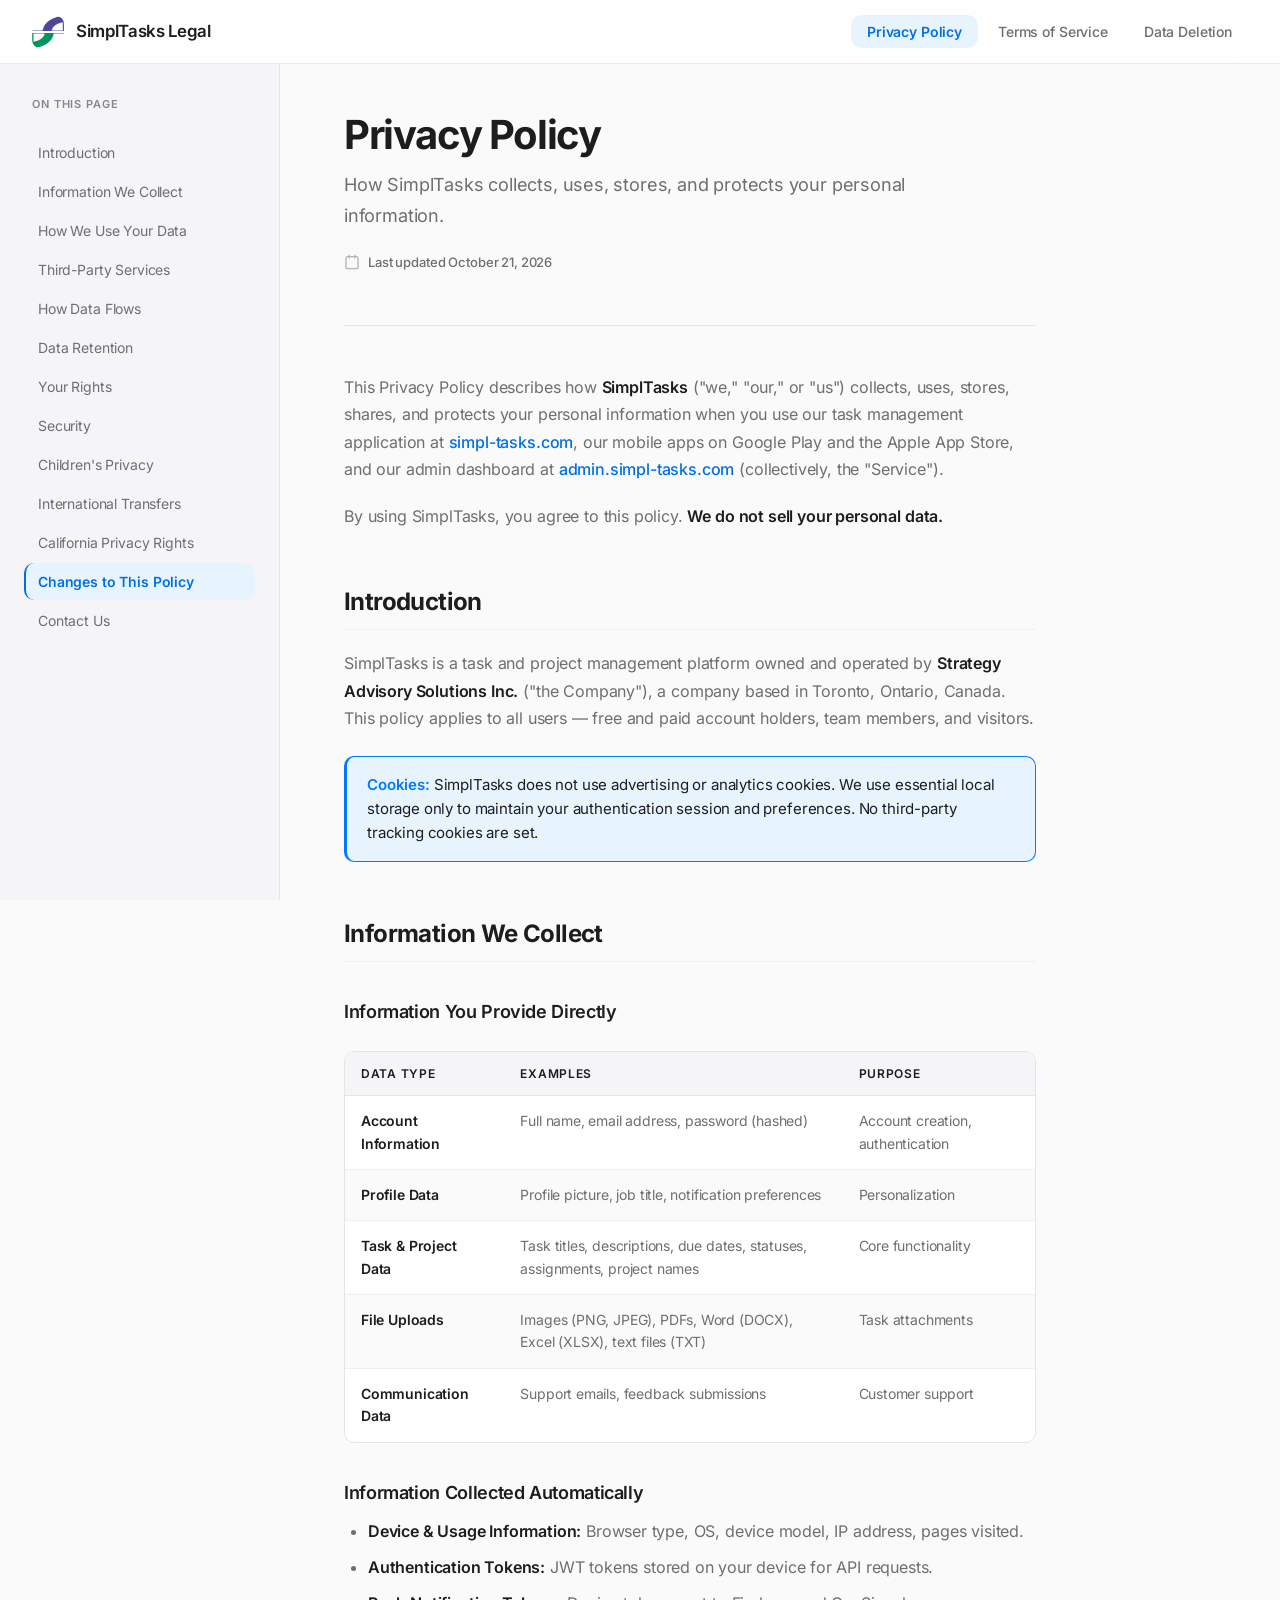
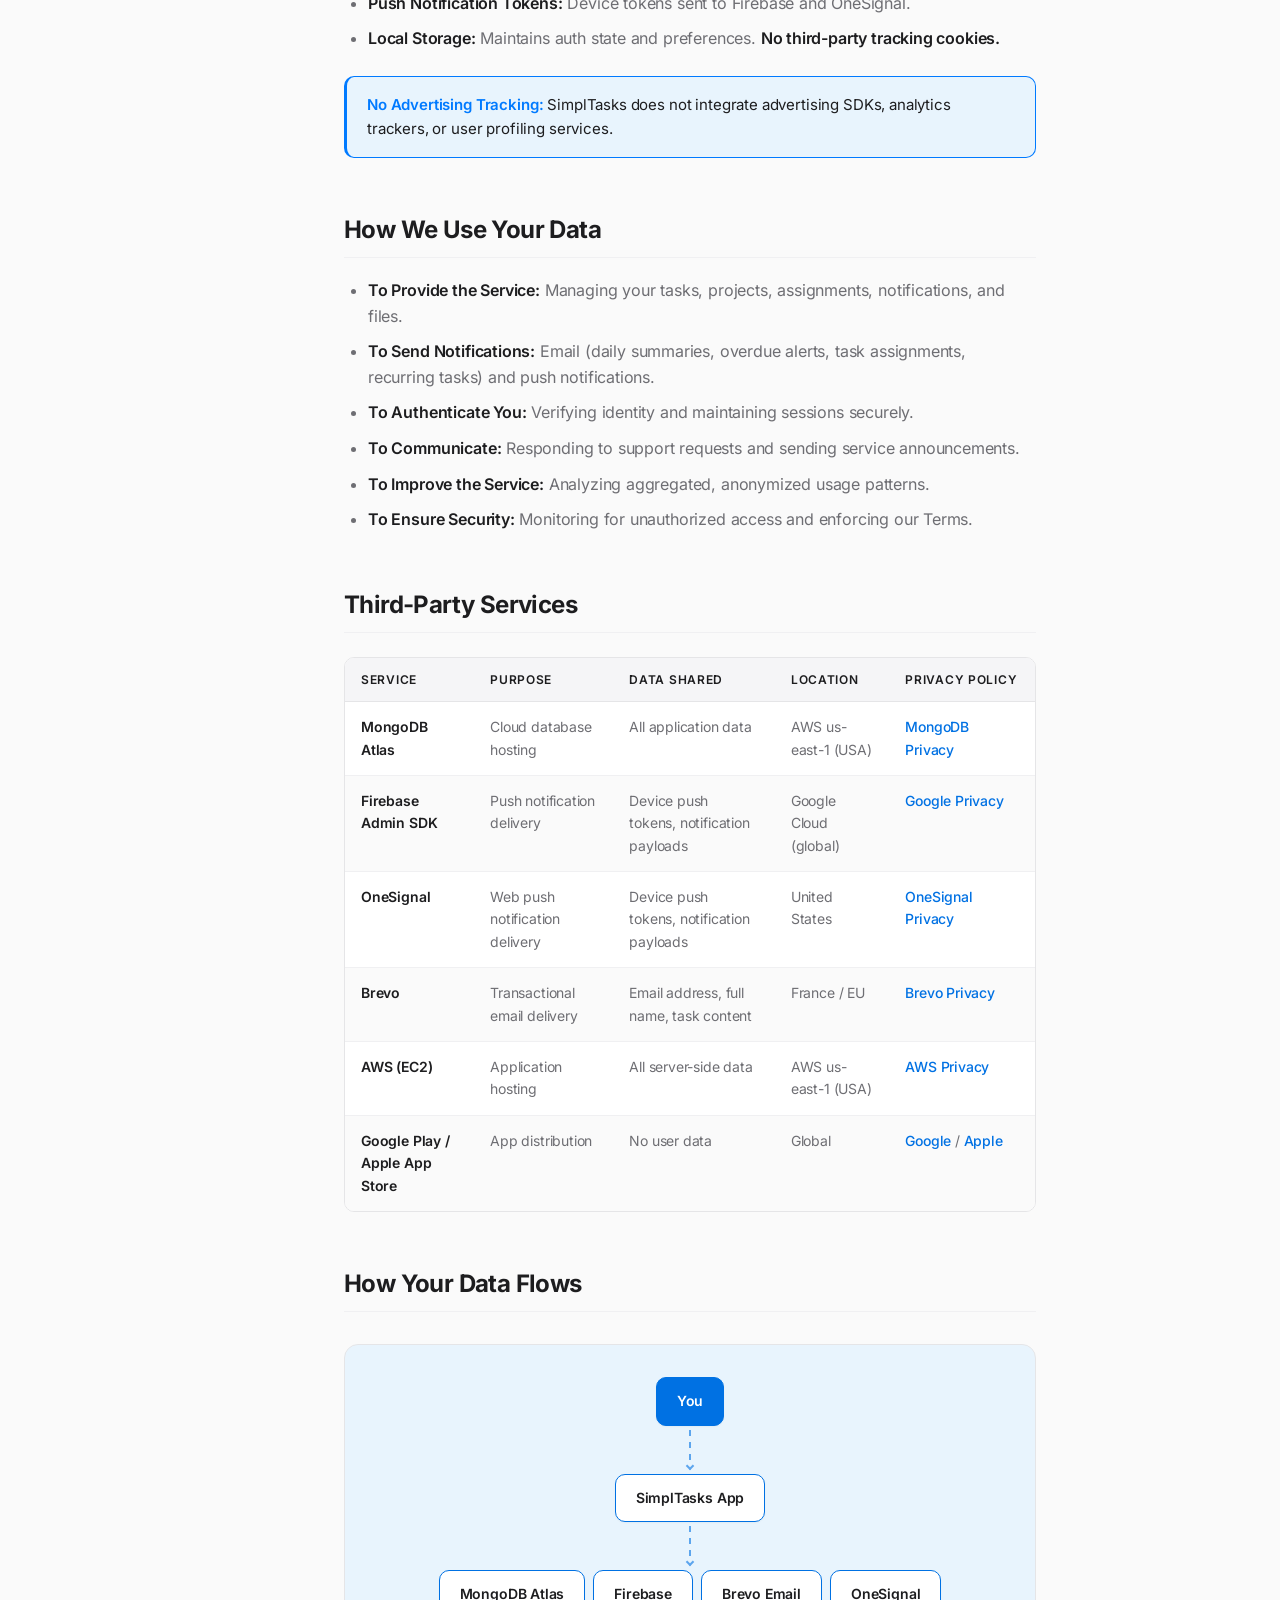
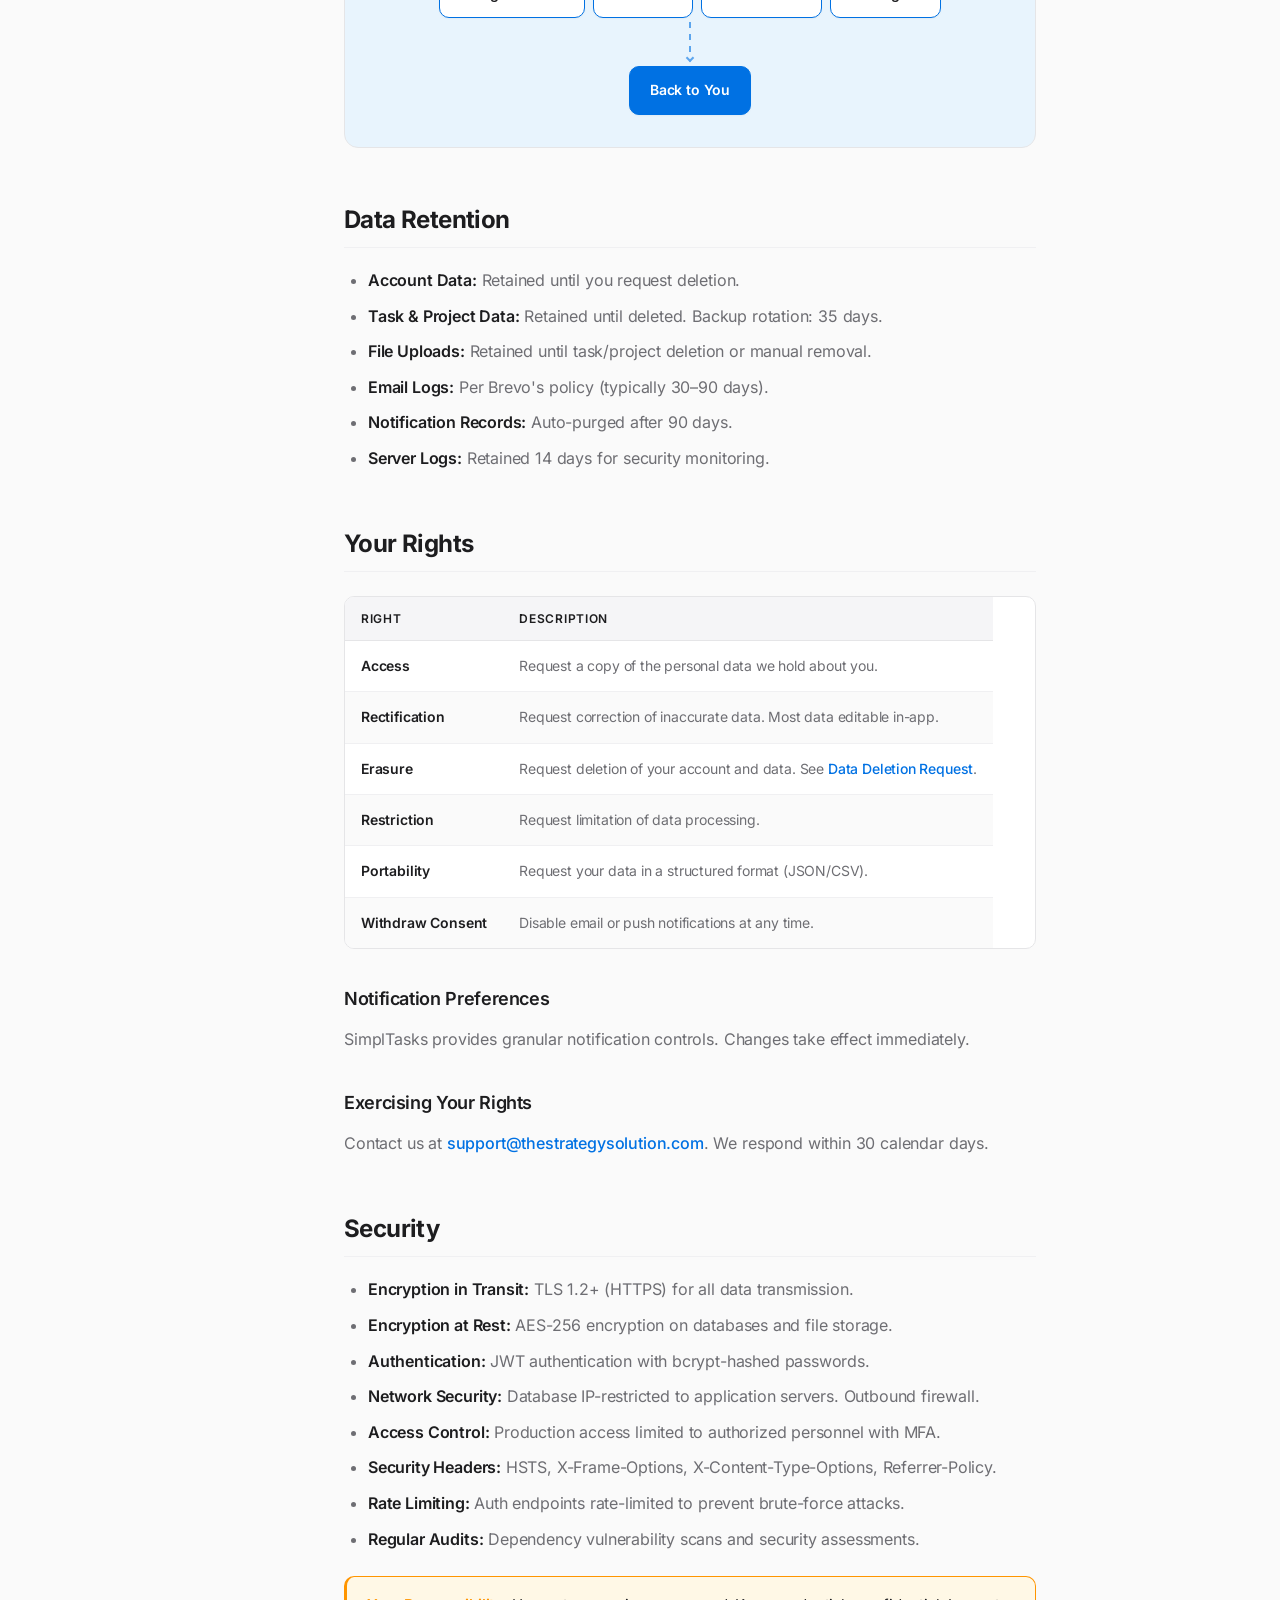
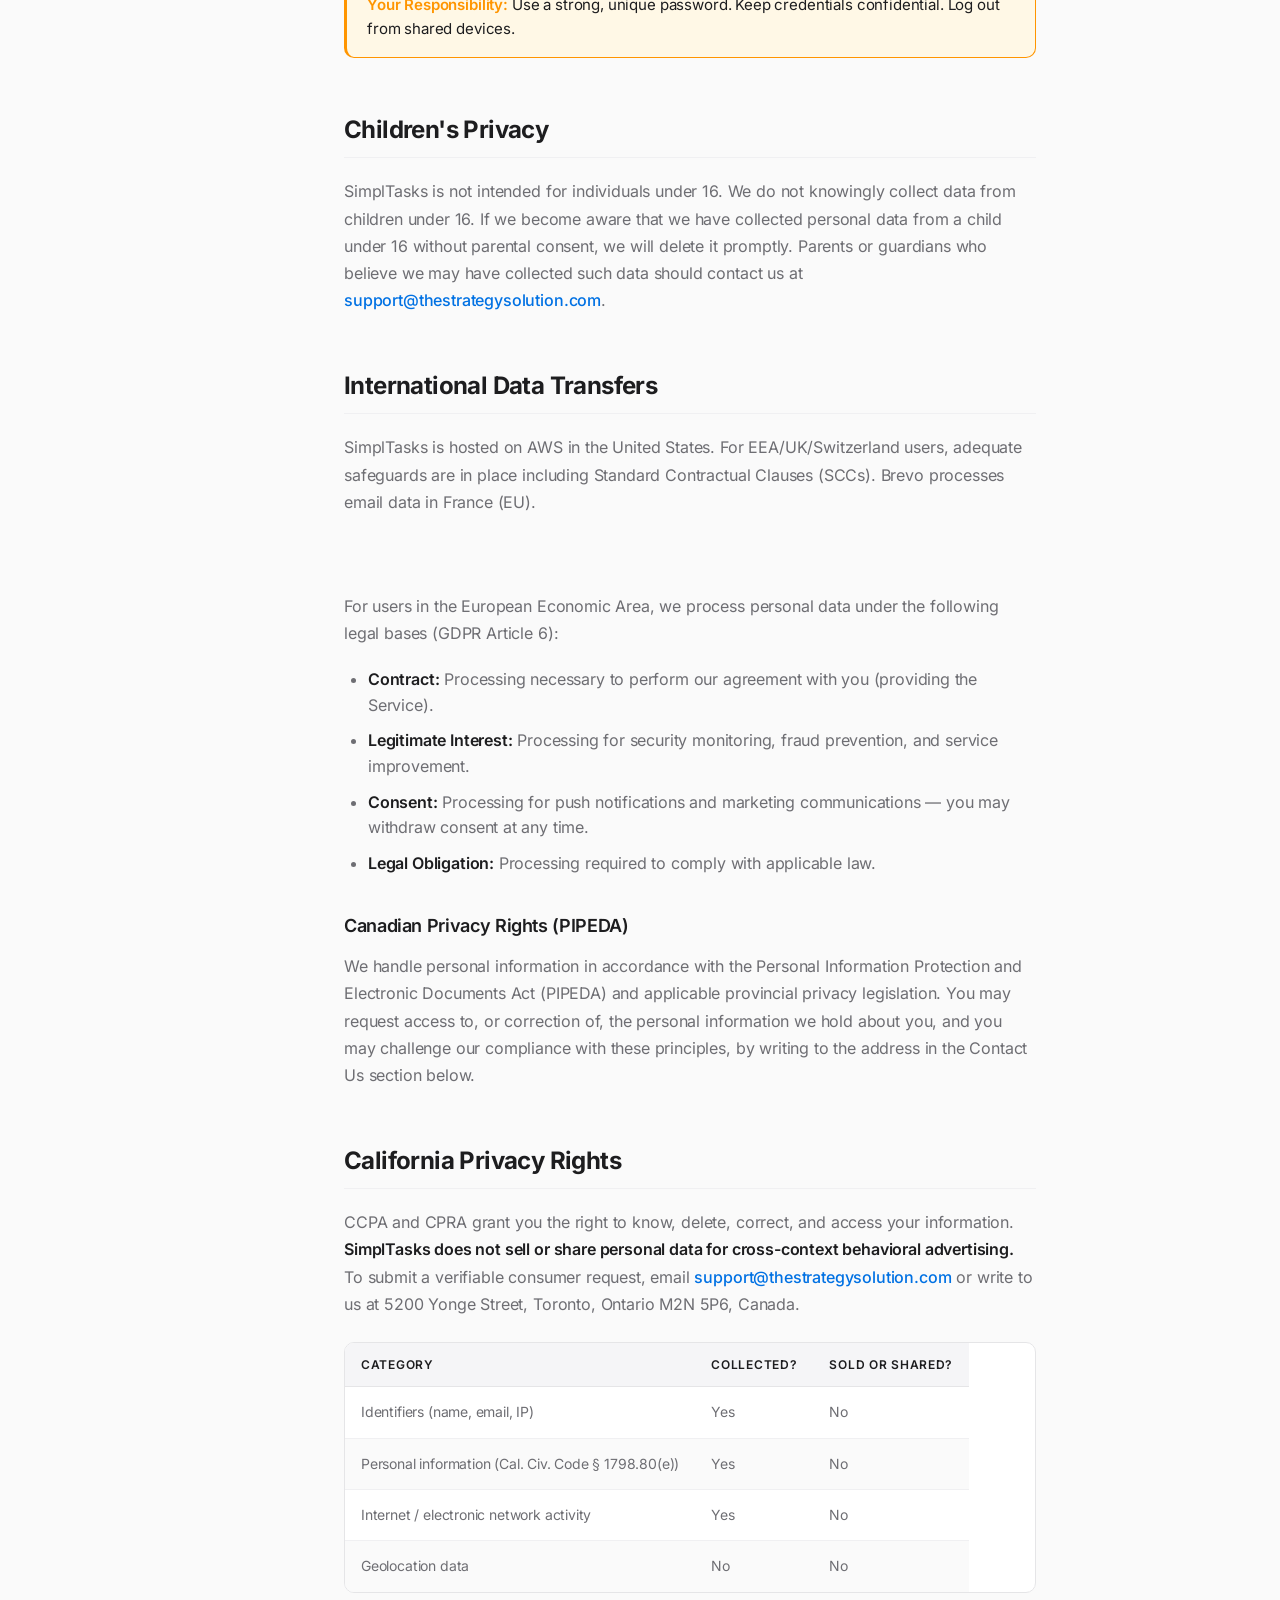
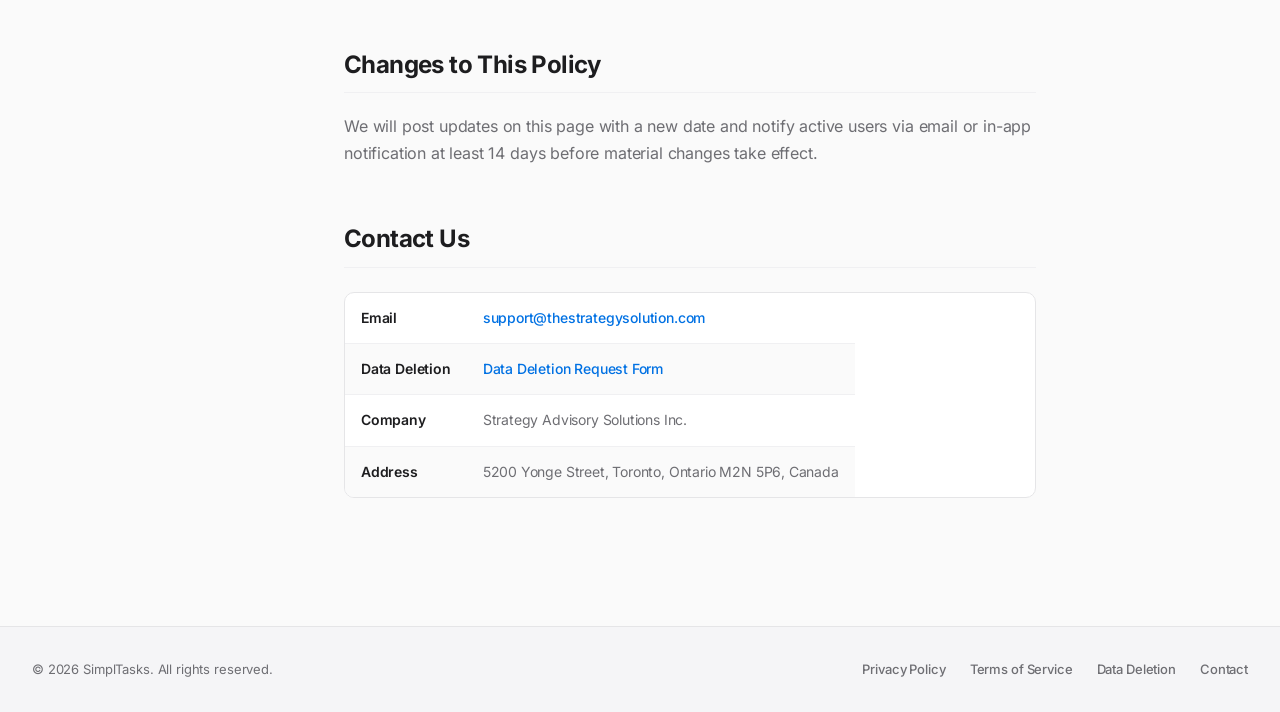
<file: index.html>
<!DOCTYPE html>
<html lang="en">
<head>
  <meta charset="UTF-8" />
  <meta name="viewport" content="width=device-width, initial-scale=1.0" />
  <meta name="description" content="SimplTasks Privacy Policy — how we collect, use, and protect your data." />
  <meta name="robots" content="index, follow" />
  <meta property="og:title" content="Privacy Policy — SimplTasks" />
  <meta property="og:description" content="How SimplTasks collects, uses, stores, and protects your personal information." />
  <meta property="og:type" content="website" />
  <meta property="og:url" content="https://legal.simpl-tasks.com/" />
  <meta name="twitter:card" content="summary" />
  <title>Privacy Policy — SimplTasks</title>
  <link rel="icon" href="assets/favicon.png" type="image/png" />
  <link rel="canonical" href="https://legal.simpl-tasks.com/" />
  <link rel="preload" href="css/fonts/inter-latin-wght-normal.woff2" as="font" type="font/woff2" crossorigin />
  <link rel="stylesheet" href="css/style.css" />
</head>
<body>

  <header class="site-header">
    <div class="header-inner">
      <a href="index.html" class="header-brand">
        <img src="assets/logo.png" alt="SimplTasks Logo" width="28" height="28" />
        SimplTasks Legal
      </a>
      <nav>
        <ul class="header-nav">
          <li><a href="index.html">Privacy Policy</a></li>
          <li><a href="terms.html">Terms of Service</a></li>
          <li><a href="data-deletion.html">Data Deletion</a></li>
        </ul>
      </nav>
      <button class="mobile-nav-toggle" aria-label="Toggle navigation menu">
        <span class="hamburger-line"></span><span class="hamburger-line"></span><span class="hamburger-line"></span>
      </button>
    </div>
  </header>

  <div class="app-layout">

    <aside class="sidebar">
      <div class="sidebar-title">On This Page</div>
      <button class="toc-dropdown-toggle" aria-expanded="false">Jump to Section</button>
      <ul class="toc-list">
        <li><a href="#introduction">Introduction</a></li>
        <li><a href="#information-we-collect">Information We Collect</a></li>
        <li><a href="#how-we-use-data">How We Use Your Data</a></li>
        <li><a href="#third-party-services">Third-Party Services</a></li>
        <li><a href="#data-flow">How Data Flows</a></li>
        <li><a href="#data-retention">Data Retention</a></li>
        <li><a href="#your-rights">Your Rights</a></li>
        <li><a href="#security">Security</a></li>
        <li><a href="#childrens-privacy">Children's Privacy</a></li>
        <li><a href="#international-transfers">International Transfers</a></li>
        <li><a href="#california-privacy">California Privacy Rights</a></li>
        <li><a href="#changes">Changes to This Policy</a></li>
        <li><a href="#contact">Contact Us</a></li>
      </ul>
    </aside>

    <main class="main-content">
      <div class="content-card">

        <div class="page-title-area reveal">
          <h1>Privacy Policy</h1>
          <p class="page-subtitle">How SimplTasks collects, uses, stores, and protects your personal information.</p>
          <p class="page-meta">
            <svg viewBox="0 0 24 24" fill="none" stroke="currentColor" stroke-width="2" stroke-linecap="round"><rect x="3" y="4" width="18" height="18" rx="2"/><line x1="16" y1="2" x2="16" y2="6"/><line x1="8" y1="2" x2="8" y2="6"/></svg>
            Last updated October 21, 2026
          </p>
        </div>

        <p class="reveal">This Privacy Policy describes how <strong>SimplTasks</strong> ("we," "our," or "us") collects, uses, stores, shares, and protects your personal information when you use our task management application at <a href="https://simpl-tasks.com">simpl-tasks.com</a>, our mobile apps on Google Play and the Apple App Store, and our admin dashboard at <a href="https://admin.simpl-tasks.com">admin.simpl-tasks.com</a> (collectively, the "Service").</p>

        <p class="reveal">By using SimplTasks, you agree to this policy. <strong>We do not sell your personal data.</strong></p>

        <!-- 1 -->
        <div class="section-heading reveal"><h2 id="introduction">Introduction</h2></div>
        <p class="reveal">SimplTasks is a task and project management platform owned and operated by <strong>Strategy Advisory Solutions Inc.</strong> ("the Company"), a company based in Toronto, Ontario, Canada. This policy applies to all users — free and paid account holders, team members, and visitors.</p>

        <div class="info-box reveal">
          <strong>Cookies:</strong> SimplTasks does not use advertising or analytics cookies. We use essential local storage only to maintain your authentication session and preferences. No third-party tracking cookies are set.
        </div>

        <!-- 2 -->
        <div class="section-heading reveal"><h2 id="information-we-collect">Information We Collect</h2></div>

        <h3 class="reveal">Information You Provide Directly</h3>
        <table class="reveal">
          <thead><tr><th>Data Type</th><th>Examples</th><th>Purpose</th></tr></thead>
          <tbody>
            <tr><td><strong>Account Information</strong></td><td>Full name, email address, password (hashed)</td><td>Account creation, authentication</td></tr>
            <tr><td><strong>Profile Data</strong></td><td>Profile picture, job title, notification preferences</td><td>Personalization</td></tr>
            <tr><td><strong>Task & Project Data</strong></td><td>Task titles, descriptions, due dates, statuses, assignments, project names</td><td>Core functionality</td></tr>
            <tr><td><strong>File Uploads</strong></td><td>Images (PNG, JPEG), PDFs, Word (DOCX), Excel (XLSX), text files (TXT)</td><td>Task attachments</td></tr>
            <tr><td><strong>Communication Data</strong></td><td>Support emails, feedback submissions</td><td>Customer support</td></tr>
          </tbody>
        </table>

        <h3 class="reveal">Information Collected Automatically</h3>
        <ul class="reveal">
          <li><strong>Device & Usage Information:</strong> Browser type, OS, device model, IP address, pages visited.</li>
          <li><strong>Authentication Tokens:</strong> JWT tokens stored on your device for API requests.</li>
          <li><strong>Push Notification Tokens:</strong> Device tokens sent to Firebase and OneSignal.</li>
          <li><strong>Local Storage:</strong> Maintains auth state and preferences. <strong>No third-party tracking cookies.</strong></li>
        </ul>

        <div class="info-box reveal">
          <strong>No Advertising Tracking:</strong> SimplTasks does not integrate advertising SDKs, analytics trackers, or user profiling services.
        </div>

        <!-- 3 -->
        <div class="section-heading reveal"><h2 id="how-we-use-data">How We Use Your Data</h2></div>
        <ul class="reveal">
          <li><strong>To Provide the Service:</strong> Managing your tasks, projects, assignments, notifications, and files.</li>
          <li><strong>To Send Notifications:</strong> Email (daily summaries, overdue alerts, task assignments, recurring tasks) and push notifications.</li>
          <li><strong>To Authenticate You:</strong> Verifying identity and maintaining sessions securely.</li>
          <li><strong>To Communicate:</strong> Responding to support requests and sending service announcements.</li>
          <li><strong>To Improve the Service:</strong> Analyzing aggregated, anonymized usage patterns.</li>
          <li><strong>To Ensure Security:</strong> Monitoring for unauthorized access and enforcing our Terms.</li>
        </ul>

        <!-- 4 -->
        <div class="section-heading reveal"><h2 id="third-party-services">Third-Party Services</h2></div>
        <table class="reveal">
          <thead><tr><th>Service</th><th>Purpose</th><th>Data Shared</th><th>Location</th><th>Privacy Policy</th></tr></thead>
          <tbody>
            <tr><td><strong>MongoDB Atlas</strong></td><td>Cloud database hosting</td><td>All application data</td><td>AWS us-east-1 (USA)</td><td><a href="https://www.mongodb.com/legal/privacy-policy" target="_blank" rel="noopener">MongoDB Privacy</a></td></tr>
            <tr><td><strong>Firebase Admin SDK</strong></td><td>Push notification delivery</td><td>Device push tokens, notification payloads</td><td>Google Cloud (global)</td><td><a href="https://policies.google.com/privacy" target="_blank" rel="noopener">Google Privacy</a></td></tr>
            <tr><td><strong>OneSignal</strong></td><td>Web push notification delivery</td><td>Device push tokens, notification payloads</td><td>United States</td><td><a href="https://onesignal.com/privacy" target="_blank" rel="noopener">OneSignal Privacy</a></td></tr>
            <tr><td><strong>Brevo</strong></td><td>Transactional email delivery</td><td>Email address, full name, task content</td><td>France / EU</td><td><a href="https://www.brevo.com/legal/privacypolicy/" target="_blank" rel="noopener">Brevo Privacy</a></td></tr>
            <tr><td><strong>AWS (EC2)</strong></td><td>Application hosting</td><td>All server-side data</td><td>AWS us-east-1 (USA)</td><td><a href="https://aws.amazon.com/privacy/" target="_blank" rel="noopener">AWS Privacy</a></td></tr>
            <tr><td><strong>Google Play / Apple App Store</strong></td><td>App distribution</td><td>No user data</td><td>Global</td><td><a href="https://policies.google.com/privacy" target="_blank" rel="noopener">Google</a> / <a href="https://www.apple.com/legal/privacy/" target="_blank" rel="noopener">Apple</a></td></tr>
          </tbody>
        </table>

        <!-- 5 -->
        <div class="section-heading reveal"><h2 id="data-flow">How Your Data Flows</h2></div>

        <div class="data-flow reveal" role="group" aria-label="Data flow: you, the SimplTasks app, our processors MongoDB Atlas, Firebase, Brevo and OneSignal, and back to you.">
          <div class="flow-node user">You</div>
          <span class="flow-arrow" aria-hidden="true"></span>
          <div class="flow-node">SimplTasks App</div>
          <span class="flow-arrow" aria-hidden="true"></span>
          <div class="flow-row">
            <div class="flow-node">MongoDB Atlas</div>
            <div class="flow-node">Firebase</div>
            <div class="flow-node">Brevo Email</div>
            <div class="flow-node">OneSignal</div>
          </div>
          <span class="flow-arrow" aria-hidden="true"></span>
          <div class="flow-node user">Back to You</div>
        </div>

        <!-- 6 -->
        <div class="section-heading reveal"><h2 id="data-retention">Data Retention</h2></div>
        <ul class="reveal">
          <li><strong>Account Data:</strong> Retained until you request deletion.</li>
          <li><strong>Task & Project Data:</strong> Retained until deleted. Backup rotation: 35 days.</li>
          <li><strong>File Uploads:</strong> Retained until task/project deletion or manual removal.</li>
          <li><strong>Email Logs:</strong> Per Brevo's policy (typically 30–90 days).</li>
          <li><strong>Notification Records:</strong> Auto-purged after 90 days.</li>
          <li><strong>Server Logs:</strong> Retained 14 days for security monitoring.</li>
        </ul>

        <!-- 7 -->
        <div class="section-heading reveal"><h2 id="your-rights">Your Rights</h2></div>
        <table class="reveal">
          <thead><tr><th>Right</th><th>Description</th></tr></thead>
          <tbody>
            <tr><td><strong>Access</strong></td><td>Request a copy of the personal data we hold about you.</td></tr>
            <tr><td><strong>Rectification</strong></td><td>Request correction of inaccurate data. Most data editable in-app.</td></tr>
            <tr><td><strong>Erasure</strong></td><td>Request deletion of your account and data. See <a href="data-deletion.html">Data Deletion Request</a>.</td></tr>
            <tr><td><strong>Restriction</strong></td><td>Request limitation of data processing.</td></tr>
            <tr><td><strong>Portability</strong></td><td>Request your data in a structured format (JSON/CSV).</td></tr>
            <tr><td><strong>Withdraw Consent</strong></td><td>Disable email or push notifications at any time.</td></tr>
          </tbody>
        </table>

        <h3 class="reveal">Notification Preferences</h3>
        <p class="reveal">SimplTasks provides granular notification controls. Changes take effect immediately.</p>

        <h3 class="reveal">Exercising Your Rights</h3>
        <p class="reveal">Contact us at <a href="mailto:support@thestrategysolution.com">support@thestrategysolution.com</a>. We respond within 30 calendar days.</p>

        <!-- 8 -->
        <div class="section-heading reveal"><h2 id="security">Security</h2></div>
        <ul class="reveal">
          <li><strong>Encryption in Transit:</strong> TLS 1.2+ (HTTPS) for all data transmission.</li>
          <li><strong>Encryption at Rest:</strong> AES-256 encryption on databases and file storage.</li>
          <li><strong>Authentication:</strong> JWT authentication with bcrypt-hashed passwords.</li>
          <li><strong>Network Security:</strong> Database IP-restricted to application servers. Outbound firewall.</li>
          <li><strong>Access Control:</strong> Production access limited to authorized personnel with MFA.</li>
          <li><strong>Security Headers:</strong> HSTS, X-Frame-Options, X-Content-Type-Options, Referrer-Policy.</li>
          <li><strong>Rate Limiting:</strong> Auth endpoints rate-limited to prevent brute-force attacks.</li>
          <li><strong>Regular Audits:</strong> Dependency vulnerability scans and security assessments.</li>
        </ul>

        <div class="warning-box reveal">
          <strong>Your Responsibility:</strong> Use a strong, unique password. Keep credentials confidential. Log out from shared devices.
        </div>

        <!-- 9 -->
        <div class="section-heading reveal"><h2 id="childrens-privacy">Children's Privacy</h2></div>
        <p class="reveal">SimplTasks is not intended for individuals under 16. We do not knowingly collect data from children under 16. If we become aware that we have collected personal data from a child under 16 without parental consent, we will delete it promptly. Parents or guardians who believe we may have collected such data should contact us at <a href="mailto:support@thestrategysolution.com">support@thestrategysolution.com</a>.</p>

        <!-- 10 -->
        <div class="section-heading reveal"><h2 id="international-transfers">International Data Transfers</h2></div>
        <p class="reveal">SimplTasks is hosted on AWS in the United States. For EEA/UK/Switzerland users, adequate safeguards are in place including Standard Contractual Clauses (SCCs). Brevo processes email data in France (EU).</p>
        <h3 class="reveal">Legal Basis for Processing (GDPR)</h3>
        <p class="reveal">For users in the European Economic Area, we process personal data under the following legal bases (GDPR Article 6):</p>
        <ul class="reveal">
          <li><strong>Contract:</strong> Processing necessary to perform our agreement with you (providing the Service).</li>
          <li><strong>Legitimate Interest:</strong> Processing for security monitoring, fraud prevention, and service improvement.</li>
          <li><strong>Consent:</strong> Processing for push notifications and marketing communications — you may withdraw consent at any time.</li>
          <li><strong>Legal Obligation:</strong> Processing required to comply with applicable law.</li>
        </ul>

        <h3 class="reveal">Canadian Privacy Rights (PIPEDA)</h3>
        <p class="reveal">We handle personal information in accordance with the Personal Information Protection and Electronic Documents Act (PIPEDA) and applicable provincial privacy legislation. You may request access to, or correction of, the personal information we hold about you, and you may challenge our compliance with these principles, by writing to the address in the Contact Us section below.</p>

        <!-- 11 -->
        <div class="section-heading reveal"><h2 id="california-privacy">California Privacy Rights</h2></div>
        <p class="reveal">CCPA and CPRA grant you the right to know, delete, correct, and access your information. <strong>SimplTasks does not sell or share personal data for cross-context behavioral advertising.</strong> To submit a verifiable consumer request, email <a href="mailto:support@thestrategysolution.com">support@thestrategysolution.com</a> or write to us at 5200 Yonge Street, Toronto, Ontario M2N 5P6, Canada.</p>
        <table class="reveal">
          <thead><tr><th>Category</th><th>Collected?</th><th>Sold or Shared?</th></tr></thead>
          <tbody>
            <tr><td>Identifiers (name, email, IP)</td><td>Yes</td><td>No</td></tr>
            <tr><td>Personal information (Cal. Civ. Code § 1798.80(e))</td><td>Yes</td><td>No</td></tr>
            <tr><td>Internet / electronic network activity</td><td>Yes</td><td>No</td></tr>
            <tr><td>Geolocation data</td><td>No</td><td>No</td></tr>
          </tbody>
        </table>

        <!-- 12 -->
        <div class="section-heading reveal"><h2 id="changes">Changes to This Policy</h2></div>
        <p class="reveal">We will post updates on this page with a new date and notify active users via email or in-app notification at least 14 days before material changes take effect.</p>

        <!-- 13 -->
        <div class="section-heading reveal"><h2 id="contact">Contact Us</h2></div>
        <table class="reveal">
          <tbody>
            <tr><td><strong>Email</strong></td><td><a href="mailto:support@thestrategysolution.com">support@thestrategysolution.com</a></td></tr>
            <tr><td><strong>Data Deletion</strong></td><td><a href="data-deletion.html">Data Deletion Request Form</a></td></tr>
            <tr><td><strong>Company</strong></td><td>Strategy Advisory Solutions Inc.</td></tr>
            <tr><td><strong>Address</strong></td><td>5200 Yonge Street, Toronto, Ontario M2N 5P6, Canada</td></tr>
          </tbody>
        </table>

      </div>
    </main>
  </div>

  <button class="back-to-top" aria-label="Back to top">
    <svg width="18" height="18" viewBox="0 0 24 24" fill="none" stroke="currentColor" stroke-width="2.5" stroke-linecap="round"><polyline points="18 15 12 9 6 15"/></svg>
  </button>

  <footer class="site-footer">
    <div class="footer-inner">
      <span>&copy; 2026 SimplTasks. All rights reserved.</span>
      <ul class="footer-links">
        <li><a href="index.html">Privacy Policy</a></li>
        <li><a href="terms.html">Terms of Service</a></li>
        <li><a href="data-deletion.html">Data Deletion</a></li>
        <li><a href="mailto:support@thestrategysolution.com">Contact</a></li>
      </ul>
    </div>
  </footer>

  <script src="js/main.js"></script>
</body>
</html>
</file>
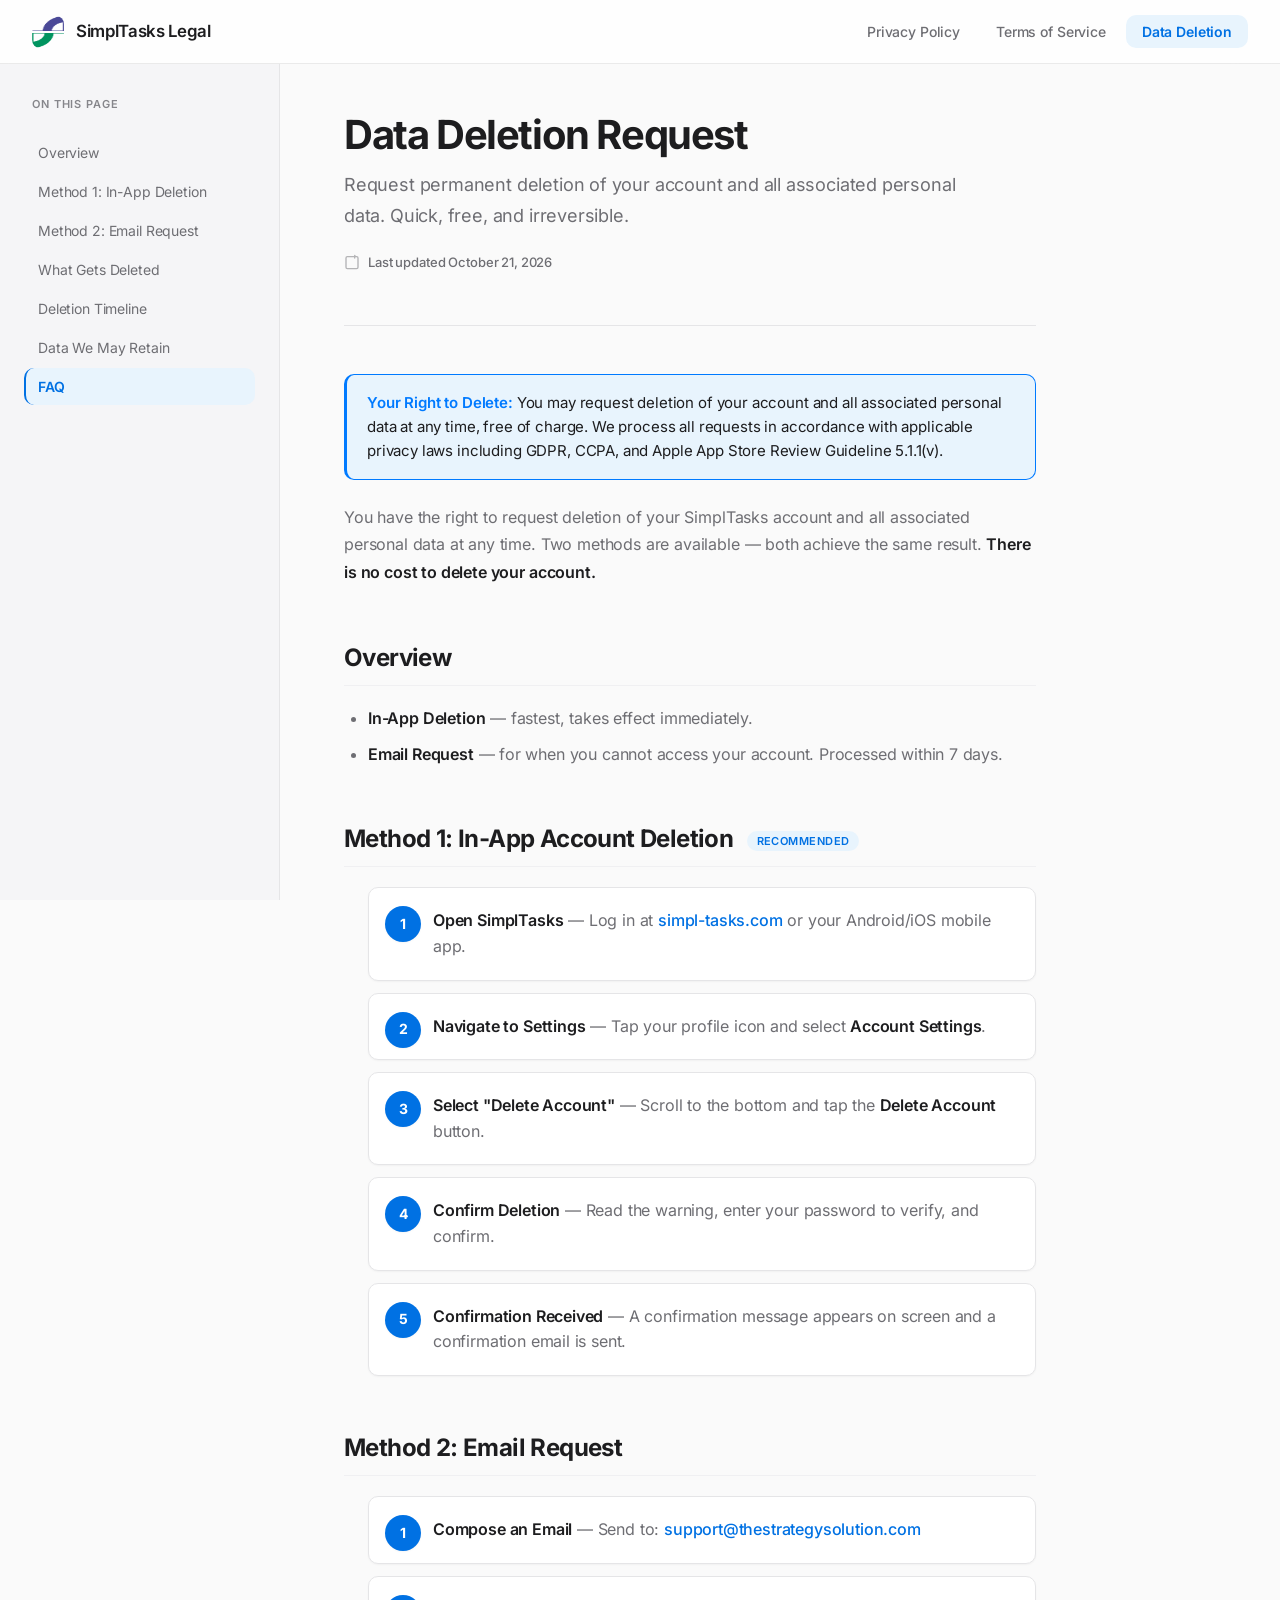
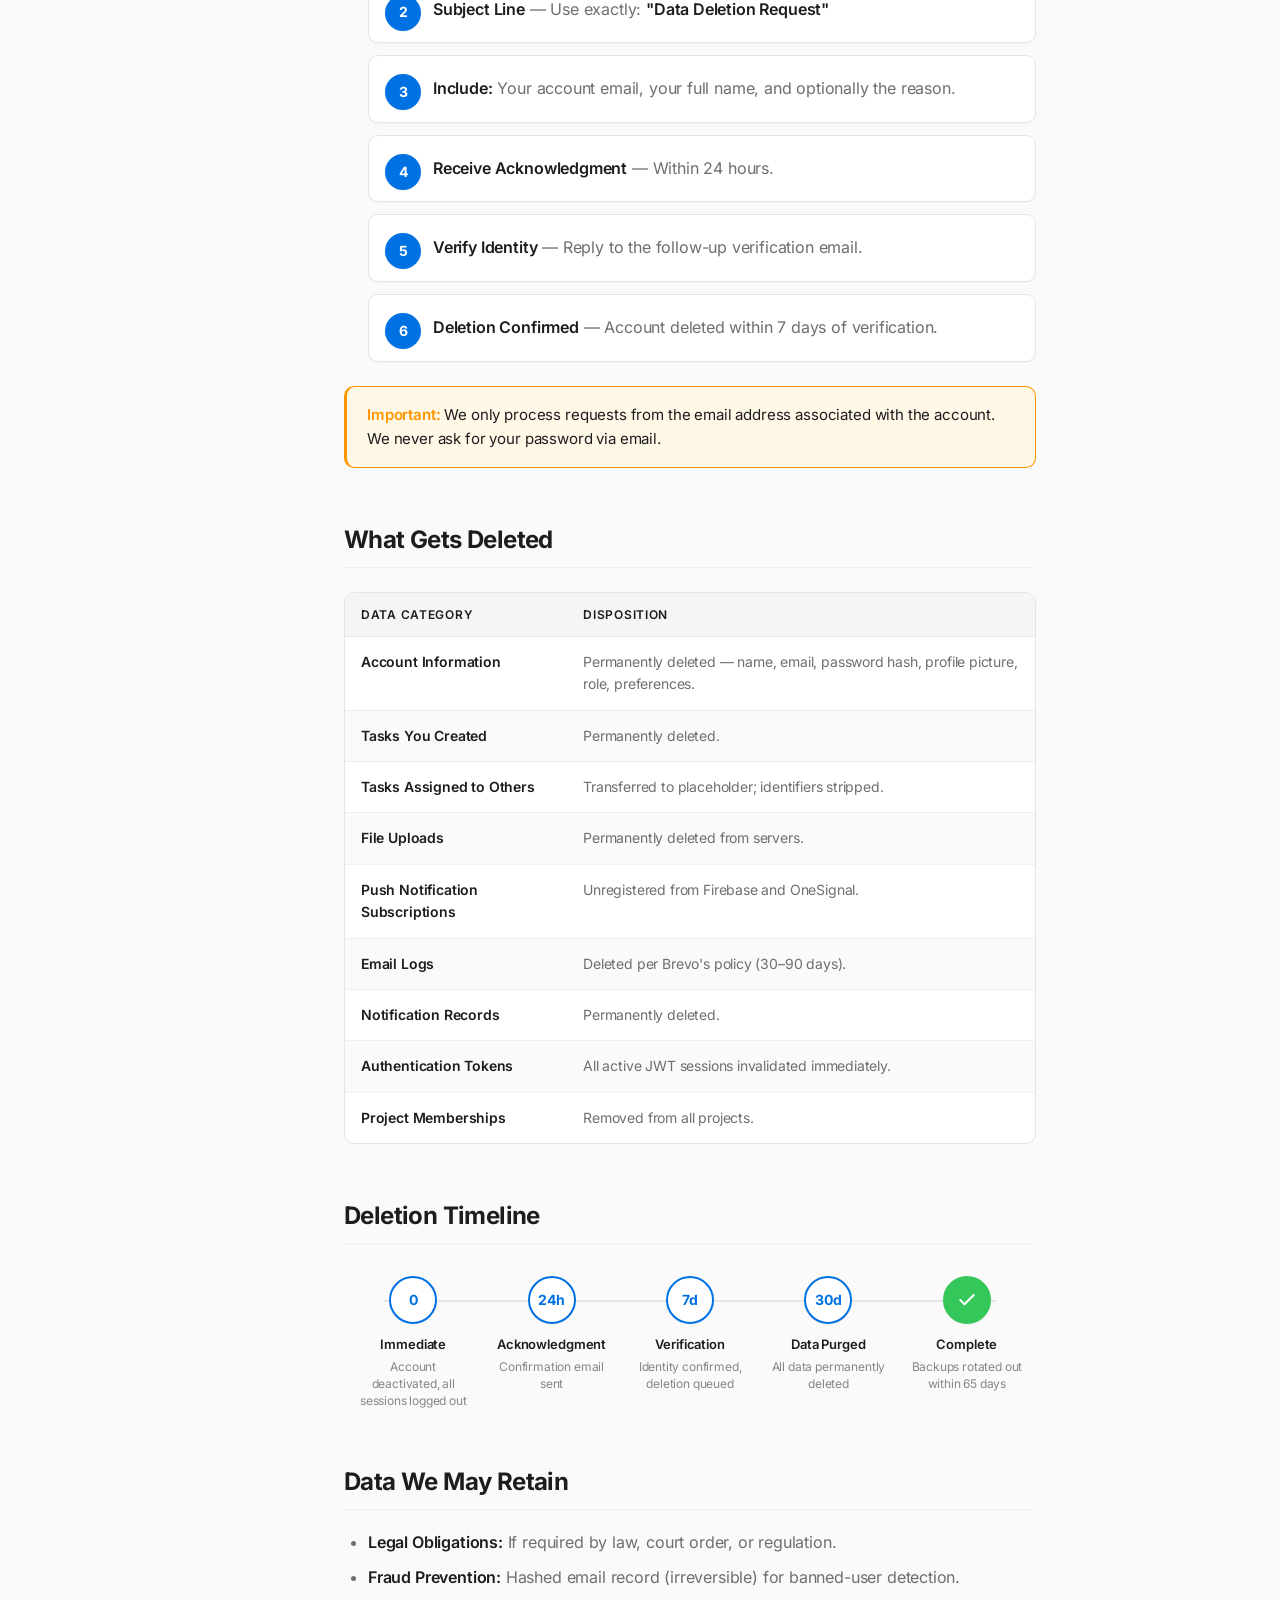
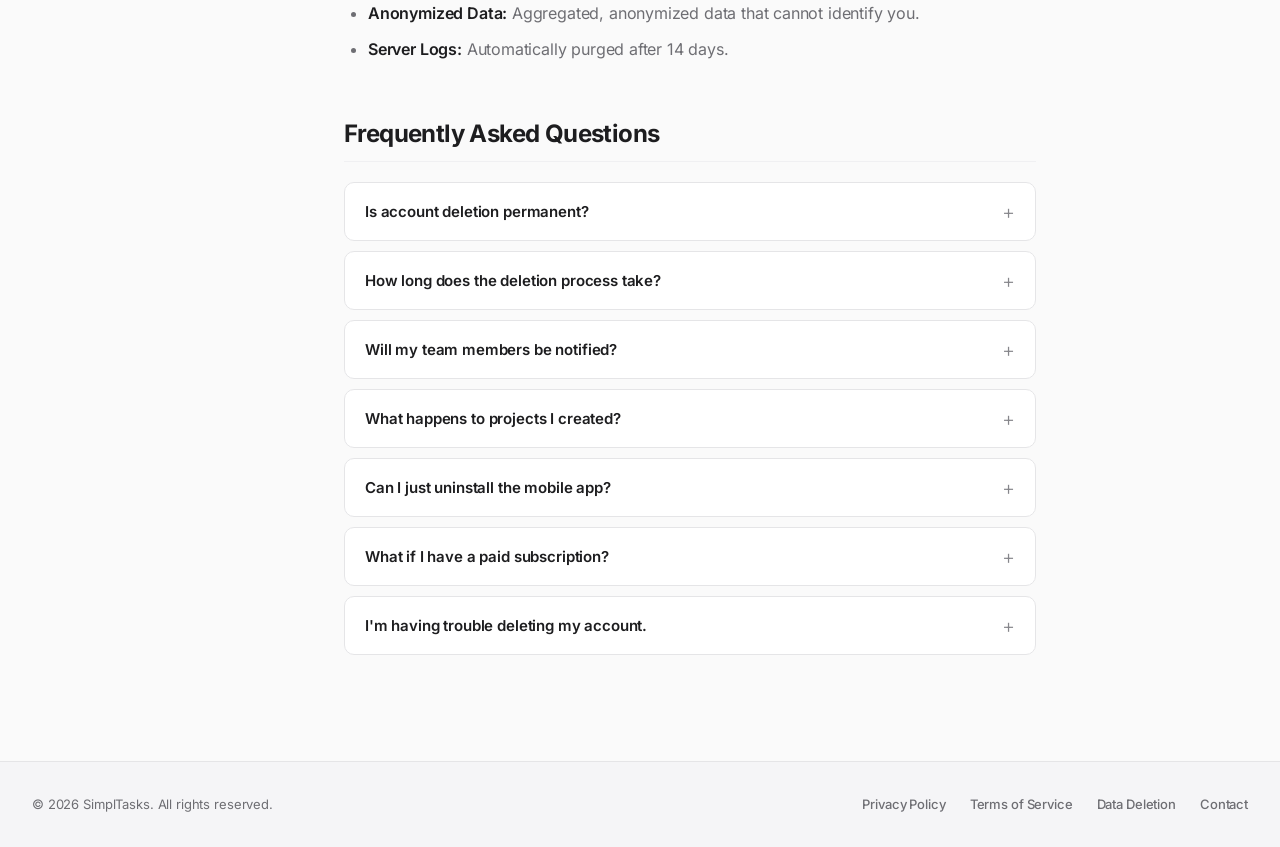
<file: data-deletion.html>
<!DOCTYPE html>
<html lang="en">
<head>
  <meta charset="UTF-8" />
  <meta name="viewport" content="width=device-width, initial-scale=1.0" />
  <meta name="description" content="SimplTasks Data Deletion Request — how to request deletion of your account and personal data." />
  <meta name="robots" content="index, follow" />
  <meta property="og:title" content="Data Deletion Request — SimplTasks" />
  <meta property="og:description" content="Request permanent deletion of your SimplTasks account and all associated personal data." />
  <meta property="og:type" content="website" />
  <meta property="og:url" content="https://legal.simpl-tasks.com/data-deletion" />
  <meta name="twitter:card" content="summary" />
  <title>Data Deletion Request — SimplTasks</title>
  <link rel="icon" href="assets/favicon.png" type="image/png" />
  <link rel="canonical" href="https://legal.simpl-tasks.com/data-deletion" />
  <link rel="preload" href="css/fonts/inter-latin-wght-normal.woff2" as="font" type="font/woff2" crossorigin />
  <link rel="stylesheet" href="css/style.css" />
</head>
<body>

  <header class="site-header">
    <div class="header-inner">
      <a href="index.html" class="header-brand">
        <img src="assets/logo.png" alt="SimplTasks Logo" width="28" height="28" />
        SimplTasks Legal
      </a>
      <nav>
        <ul class="header-nav">
          <li><a href="index.html">Privacy Policy</a></li>
          <li><a href="terms.html">Terms of Service</a></li>
          <li><a href="data-deletion.html">Data Deletion</a></li>
        </ul>
      </nav>
      <button class="mobile-nav-toggle" aria-label="Toggle navigation menu">
        <span class="hamburger-line"></span><span class="hamburger-line"></span><span class="hamburger-line"></span>
      </button>
    </div>
  </header>

  <div class="app-layout">

    <aside class="sidebar">
      <div class="sidebar-title">On This Page</div>
      <button class="toc-dropdown-toggle" aria-expanded="false">Jump to Section</button>
      <ul class="toc-list">
        <li><a href="#overview">Overview</a></li>
        <li><a href="#method-1">Method 1: In-App Deletion</a></li>
        <li><a href="#method-2">Method 2: Email Request</a></li>
        <li><a href="#what-gets-deleted">What Gets Deleted</a></li>
        <li><a href="#deletion-timeline">Deletion Timeline</a></li>
        <li><a href="#data-retained">Data We May Retain</a></li>
        <li><a href="#faq">FAQ</a></li>
      </ul>
    </aside>

    <main class="main-content">
      <div class="content-card">

        <div class="page-title-area reveal">
          <h1>Data Deletion Request</h1>
          <p class="page-subtitle">Request permanent deletion of your account and all associated personal data. Quick, free, and irreversible.</p>
          <p class="page-meta">
            <svg viewBox="0 0 24 24" fill="none" stroke="currentColor" stroke-width="2" stroke-linecap="round"><rect x="3" y="4" width="18" height="18" rx="2"/><line x1="16" y1="2" x2="16" y2="6"/></svg>
            Last updated October 21, 2026
          </p>
        </div>

        <div class="info-box reveal">
          <strong>Your Right to Delete:</strong> You may request deletion of your account and all associated personal data at any time, free of charge. We process all requests in accordance with applicable privacy laws including GDPR, CCPA, and Apple App Store Review Guideline 5.1.1(v).
        </div>

        <p class="reveal">You have the right to request deletion of your SimplTasks account and all associated personal data at any time. Two methods are available — both achieve the same result. <strong>There is no cost to delete your account.</strong></p>

        <!-- 1 -->
        <div class="section-heading reveal"><h2 id="overview">Overview</h2></div>
        <ul class="reveal">
          <li><strong>In-App Deletion</strong> — fastest, takes effect immediately.</li>
          <li><strong>Email Request</strong> — for when you cannot access your account. Processed within 7 days.</li>
        </ul>

        <!-- 2 -->
        <div class="section-heading reveal"><h2 id="method-1">Method 1: In-App Account Deletion <span class="badge">Recommended</span></h2></div>
        <ol class="step-list reveal">
          <li><strong>Open SimplTasks</strong> — Log in at <a href="https://simpl-tasks.com">simpl-tasks.com</a> or your Android/iOS mobile app.</li>
          <li><strong>Navigate to Settings</strong> — Tap your profile icon and select <strong>Account Settings</strong>.</li>
          <li><strong>Select "Delete Account"</strong> — Scroll to the bottom and tap the <strong>Delete Account</strong> button.</li>
          <li><strong>Confirm Deletion</strong> — Read the warning, enter your password to verify, and confirm.</li>
          <li><strong>Confirmation Received</strong> — A confirmation message appears on screen and a confirmation email is sent.</li>
        </ol>

        <!-- 3 -->
        <div class="section-heading reveal"><h2 id="method-2">Method 2: Email Request</h2></div>
        <ol class="step-list reveal">
          <li><strong>Compose an Email</strong> — Send to: <a href="mailto:support@thestrategysolution.com">support@thestrategysolution.com</a></li>
          <li><strong>Subject Line</strong> — Use exactly: <strong>"Data Deletion Request"</strong></li>
          <li><strong>Include:</strong> Your account email, your full name, and optionally the reason.</li>
          <li><strong>Receive Acknowledgment</strong> — Within 24 hours.</li>
          <li><strong>Verify Identity</strong> — Reply to the follow-up verification email.</li>
          <li><strong>Deletion Confirmed</strong> — Account deleted within 7 days of verification.</li>
        </ol>

        <div class="warning-box reveal"><strong>Important:</strong> We only process requests from the email address associated with the account. We never ask for your password via email.</div>

        <!-- 4 -->
        <div class="section-heading reveal"><h2 id="what-gets-deleted">What Gets Deleted</h2></div>
        <table class="reveal">
          <thead><tr><th>Data Category</th><th>Disposition</th></tr></thead>
          <tbody>
            <tr><td><strong>Account Information</strong></td><td>Permanently deleted — name, email, password hash, profile picture, role, preferences.</td></tr>
            <tr><td><strong>Tasks You Created</strong></td><td>Permanently deleted.</td></tr>
            <tr><td><strong>Tasks Assigned to Others</strong></td><td>Transferred to placeholder; identifiers stripped.</td></tr>
            <tr><td><strong>File Uploads</strong></td><td>Permanently deleted from servers.</td></tr>
            <tr><td><strong>Push Notification Subscriptions</strong></td><td>Unregistered from Firebase and OneSignal.</td></tr>
            <tr><td><strong>Email Logs</strong></td><td>Deleted per Brevo's policy (30–90 days).</td></tr>
            <tr><td><strong>Notification Records</strong></td><td>Permanently deleted.</td></tr>
            <tr><td><strong>Authentication Tokens</strong></td><td>All active JWT sessions invalidated immediately.</td></tr>
            <tr><td><strong>Project Memberships</strong></td><td>Removed from all projects.</td></tr>
          </tbody>
        </table>

        <!-- 5 -->
        <div class="section-heading reveal"><h2 id="deletion-timeline">Deletion Timeline</h2></div>

        <div class="deletion-timeline reveal">
          <div class="timeline-step">
            <div class="timeline-dot">0</div>
            <div class="timeline-label">Immediate</div>
            <div class="timeline-sublabel">Account deactivated, all sessions logged out</div>
          </div>
          <div class="timeline-step">
            <div class="timeline-dot">24h</div>
            <div class="timeline-label">Acknowledgment</div>
            <div class="timeline-sublabel">Confirmation email sent</div>
          </div>
          <div class="timeline-step">
            <div class="timeline-dot">7d</div>
            <div class="timeline-label">Verification</div>
            <div class="timeline-sublabel">Identity confirmed, deletion queued</div>
          </div>
          <div class="timeline-step">
            <div class="timeline-dot">30d</div>
            <div class="timeline-label">Data Purged</div>
            <div class="timeline-sublabel">All data permanently deleted</div>
          </div>
          <div class="timeline-step">
            <div class="timeline-dot">
              <svg width="20" height="20" viewBox="0 0 24 24" fill="none" stroke="currentColor" stroke-width="2.5" stroke-linecap="round" stroke-linejoin="round" aria-hidden="true"><path d="M20 6 9 17l-5-5"/></svg>
            </div>
            <div class="timeline-label">Complete</div>
            <div class="timeline-sublabel">Backups rotated out within 65 days</div>
          </div>
        </div>

        <!-- 6 -->
        <div class="section-heading reveal"><h2 id="data-retained">Data We May Retain</h2></div>
        <ul class="reveal">
          <li><strong>Legal Obligations:</strong> If required by law, court order, or regulation.</li>
          <li><strong>Fraud Prevention:</strong> Hashed email record (irreversible) for banned-user detection.</li>
          <li><strong>Anonymized Data:</strong> Aggregated, anonymized data that cannot identify you.</li>
          <li><strong>Server Logs:</strong> Automatically purged after 14 days.</li>
        </ul>

        <!-- 7 -->
        <div class="section-heading reveal"><h2 id="faq">Frequently Asked Questions</h2></div>

        <div class="accordion-item reveal">
          <button class="accordion-trigger">Is account deletion permanent?</button>
          <div class="accordion-content"><p>Yes. Once deleted, your account cannot be recovered. You will lose all tasks, projects, files, and settings.</p></div>
        </div>

        <div class="accordion-item reveal">
          <button class="accordion-trigger">How long does the deletion process take?</button>
          <div class="accordion-content"><p>In-app deletion takes effect immediately. Email requests are processed within 7 days. Complete removal from backup systems occurs within 65 days.</p></div>
        </div>

        <div class="accordion-item reveal">
          <button class="accordion-trigger">Will my team members be notified?</button>
          <div class="accordion-content"><p>No. Your account deletion is private. Team members may notice tasks previously assigned to you become unassigned.</p></div>
        </div>

        <div class="accordion-item reveal">
          <button class="accordion-trigger">What happens to projects I created?</button>
          <div class="accordion-content"><p>You will be prompted to transfer ownership. If no other member exists, the project and its tasks will be deleted.</p></div>
        </div>

        <div class="accordion-item reveal">
          <button class="accordion-trigger">Can I just uninstall the mobile app?</button>
          <div class="accordion-content"><p>No. Uninstalling the app does not delete your account or data. You must use one of the methods described on this page.</p></div>
        </div>

        <div class="accordion-item reveal">
          <button class="accordion-trigger">What if I have a paid subscription?</button>
          <div class="accordion-content"><p>Deleting your account cancels your subscription. Contact <a href="mailto:support@thestrategysolution.com">support@thestrategysolution.com</a> for questions.</p></div>
        </div>

        <div class="accordion-item reveal">
          <button class="accordion-trigger">I'm having trouble deleting my account.</button>
          <div class="accordion-content"><p>Email <a href="mailto:support@thestrategysolution.com">support@thestrategysolution.com</a> with subject "Data Deletion Request — Assistance Needed." We respond within 24 hours.</p></div>
        </div>

      </div>
    </main>
  </div>

  <button class="back-to-top" aria-label="Back to top">
    <svg width="18" height="18" viewBox="0 0 24 24" fill="none" stroke="currentColor" stroke-width="2.5" stroke-linecap="round"><polyline points="18 15 12 9 6 15"/></svg>
  </button>

  <footer class="site-footer">
    <div class="footer-inner">
      <span>&copy; 2026 SimplTasks. All rights reserved.</span>
      <ul class="footer-links">
        <li><a href="index.html">Privacy Policy</a></li>
        <li><a href="terms.html">Terms of Service</a></li>
        <li><a href="data-deletion.html">Data Deletion</a></li>
        <li><a href="mailto:support@thestrategysolution.com">Contact</a></li>
      </ul>
    </div>
  </footer>

  <script src="js/main.js"></script>
</body>
</html>
</file>
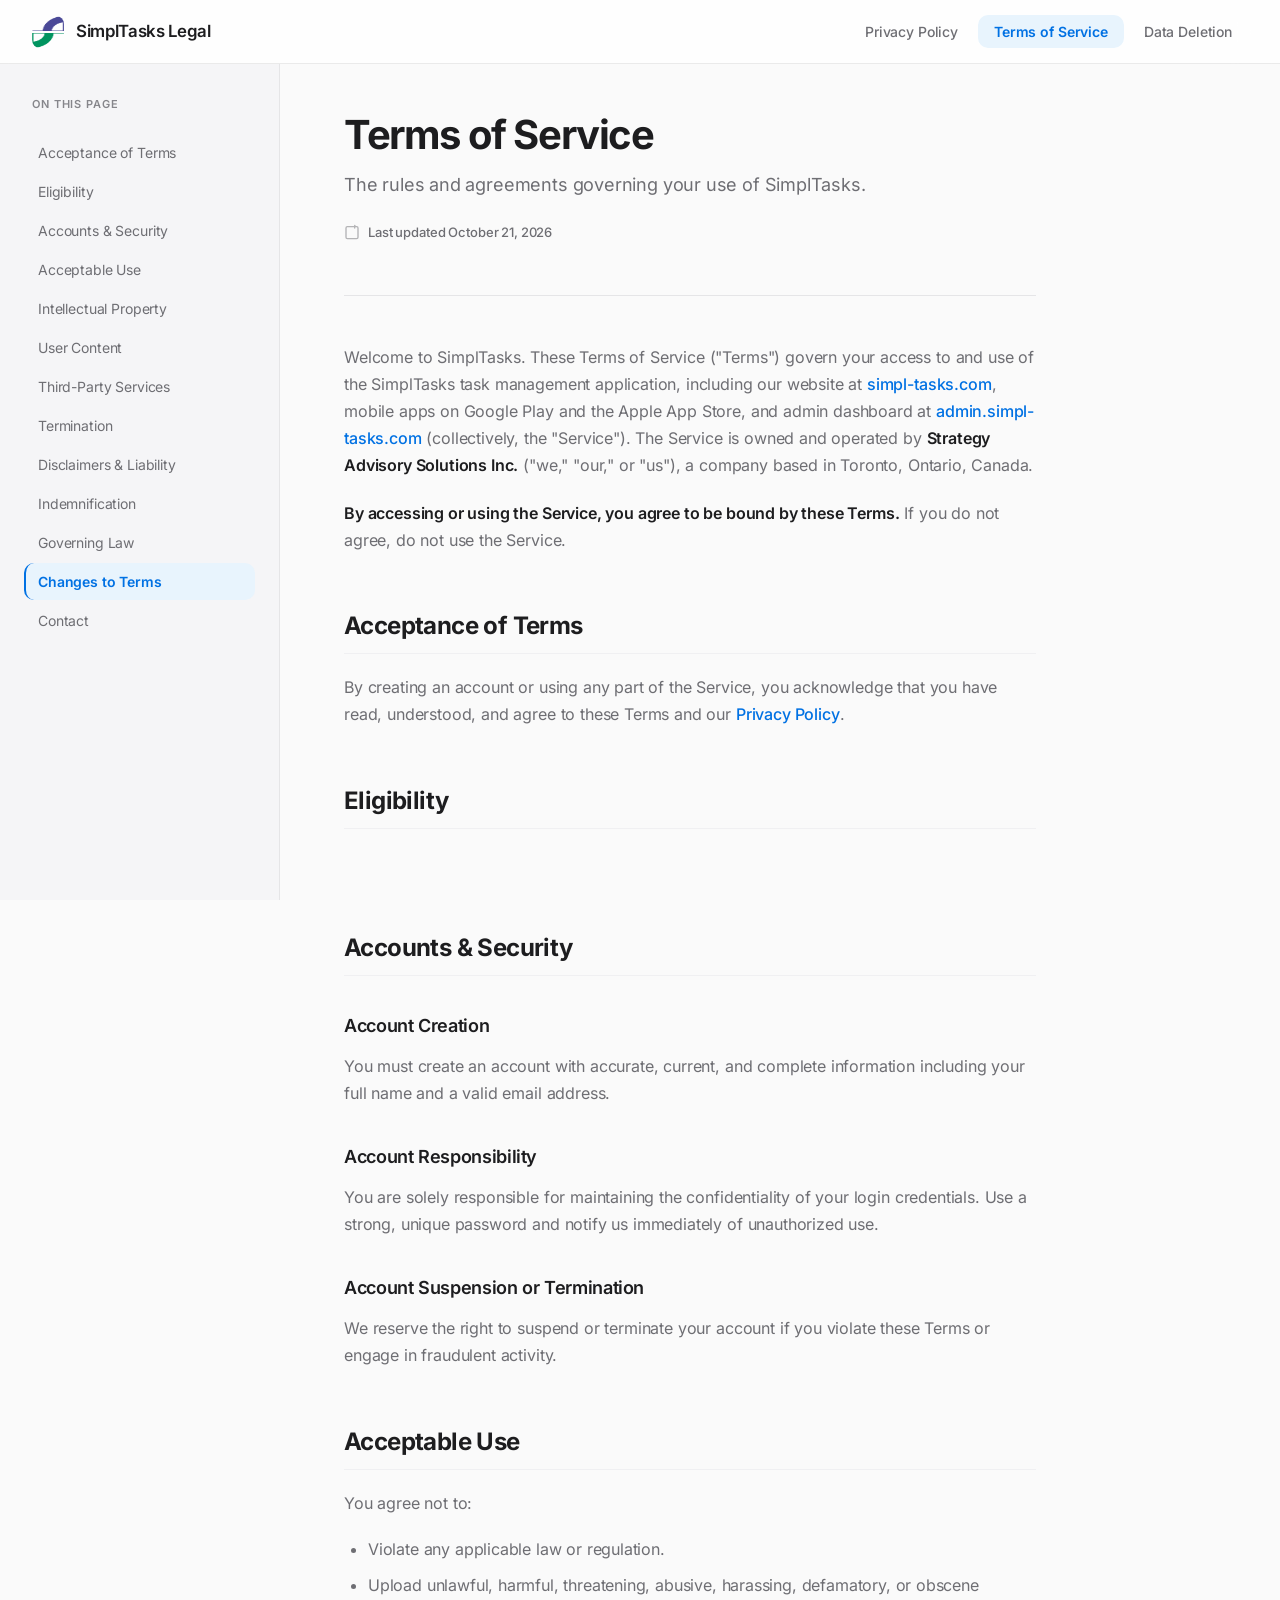
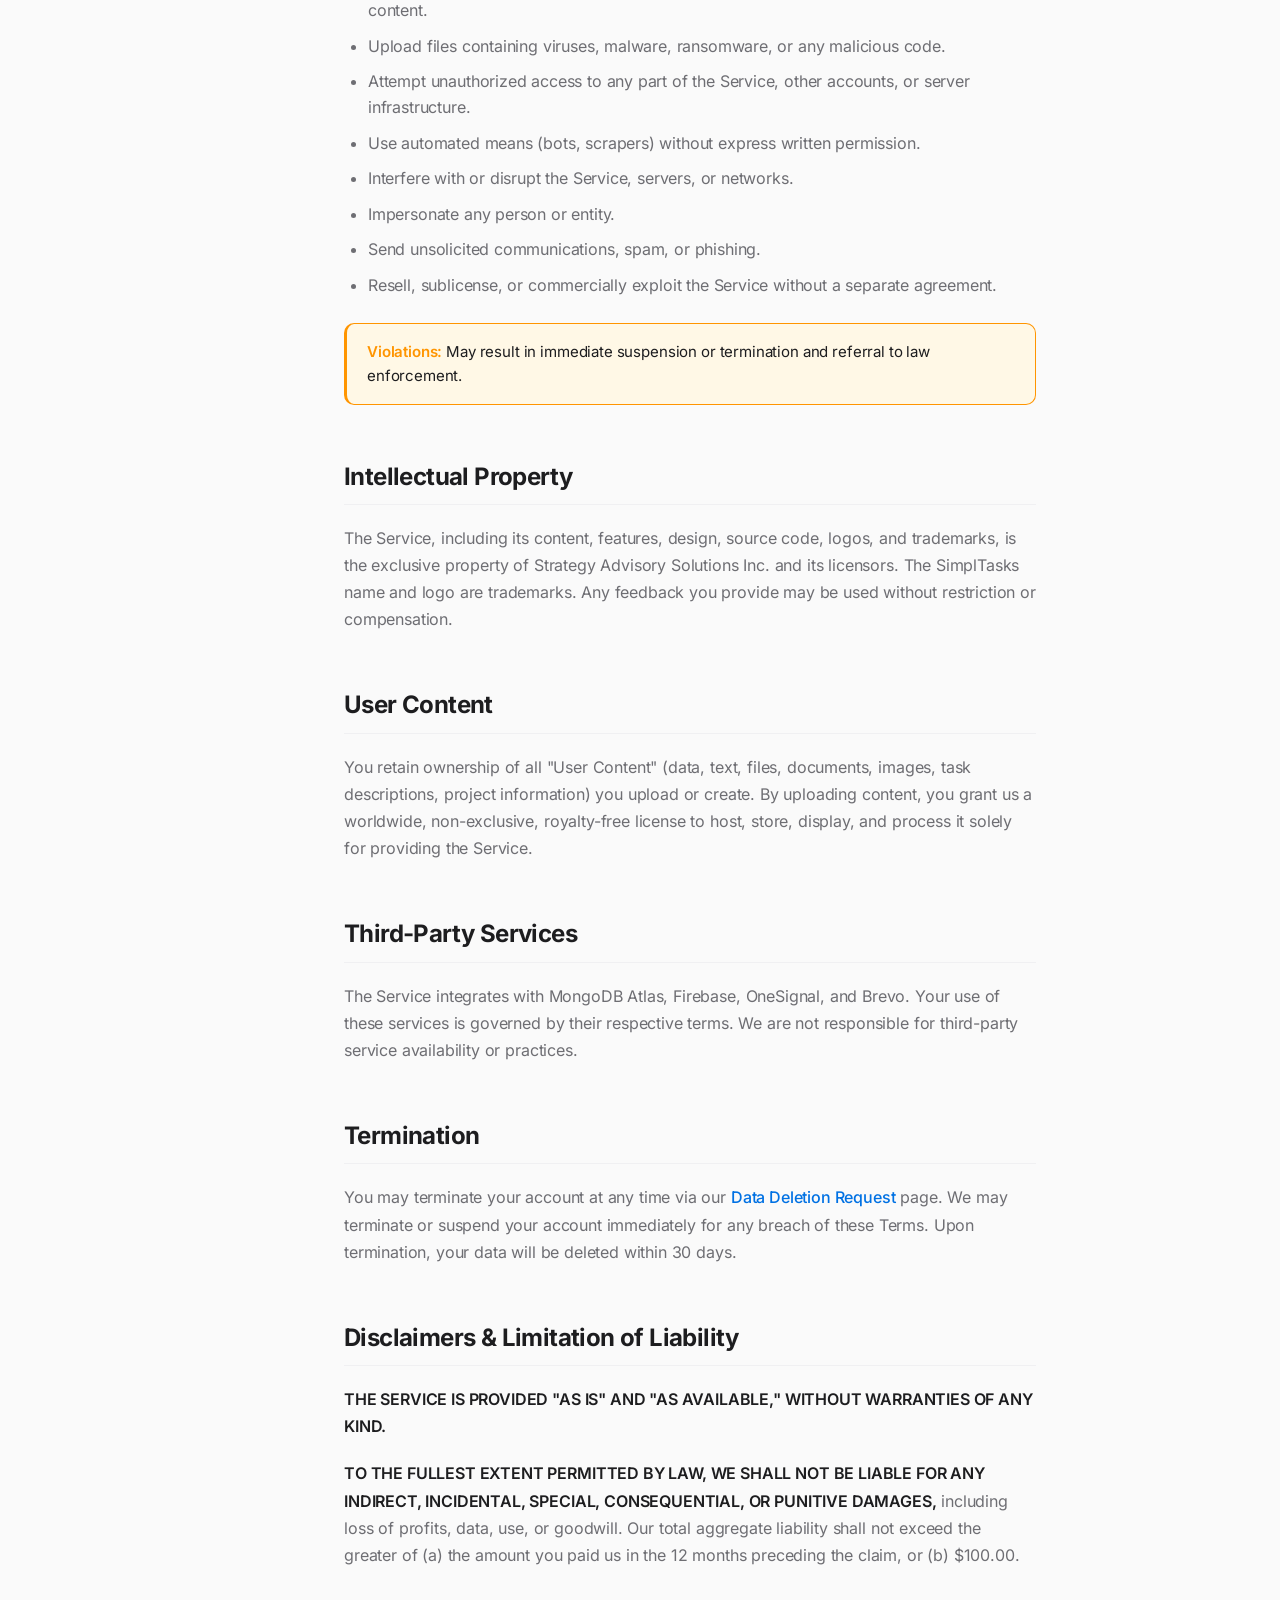
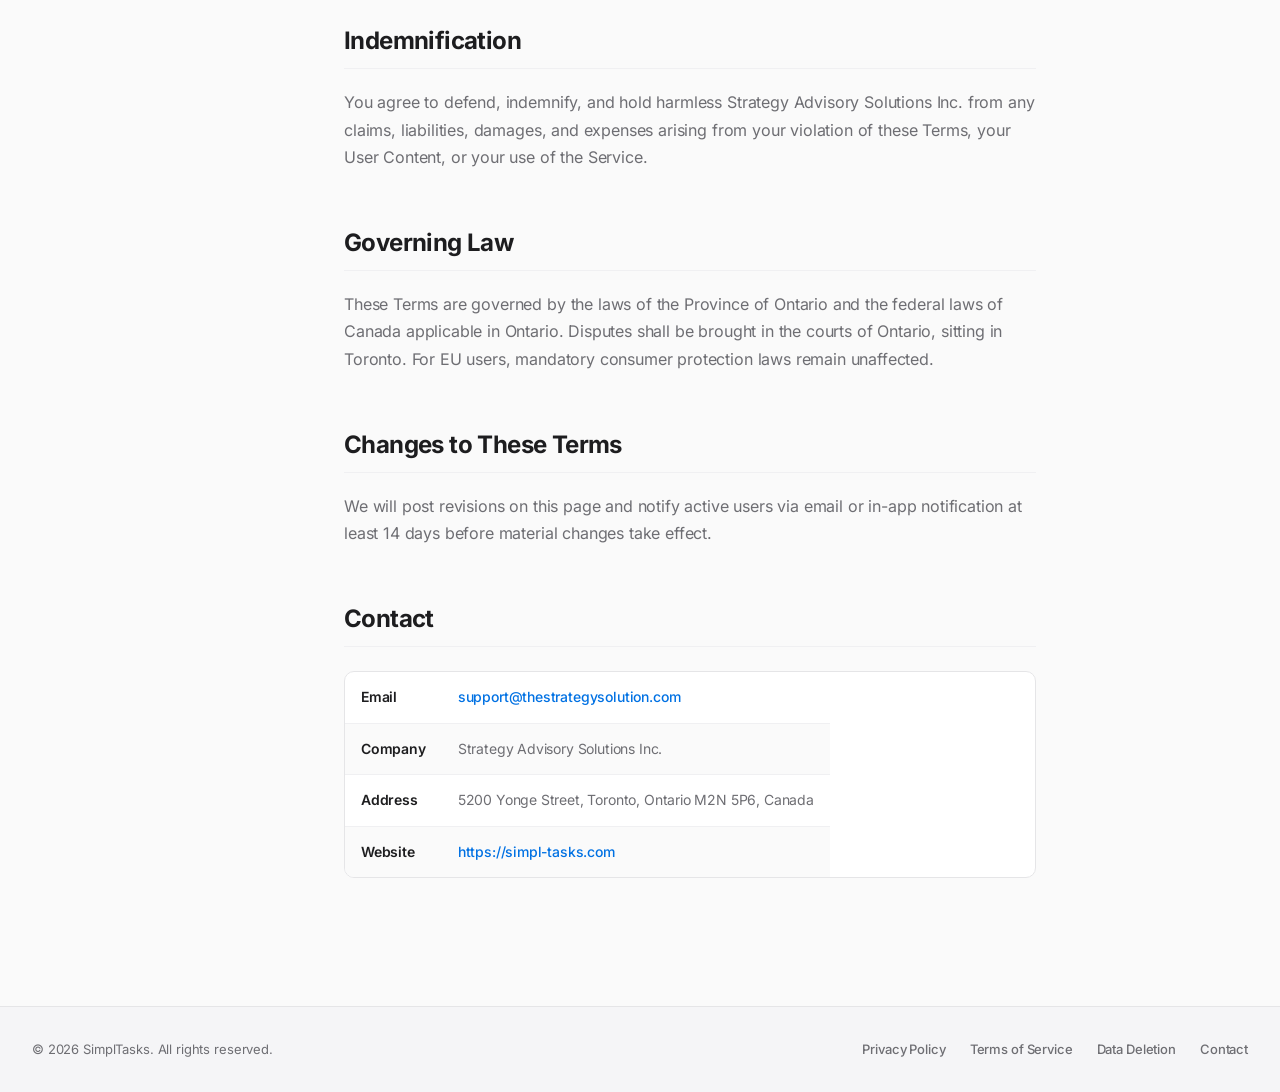
<file: terms.html>
<!DOCTYPE html>
<html lang="en">
<head>
  <meta charset="UTF-8" />
  <meta name="viewport" content="width=device-width, initial-scale=1.0" />
  <meta name="description" content="SimplTasks Terms of Service — acceptable use, account terms, and legal agreements." />
  <meta name="robots" content="index, follow" />
  <meta property="og:title" content="Terms of Service — SimplTasks" />
  <meta property="og:description" content="The rules and agreements governing your use of SimplTasks." />
  <meta property="og:type" content="website" />
  <meta property="og:url" content="https://legal.simpl-tasks.com/terms" />
  <meta name="twitter:card" content="summary" />
  <title>Terms of Service — SimplTasks</title>
  <link rel="icon" href="assets/favicon.png" type="image/png" />
  <link rel="canonical" href="https://legal.simpl-tasks.com/terms" />
  <link rel="preload" href="css/fonts/inter-latin-wght-normal.woff2" as="font" type="font/woff2" crossorigin />
  <link rel="stylesheet" href="css/style.css" />
</head>
<body>

  <header class="site-header">
    <div class="header-inner">
      <a href="index.html" class="header-brand">
        <img src="assets/logo.png" alt="SimplTasks Logo" width="28" height="28" />
        SimplTasks Legal
      </a>
      <nav>
        <ul class="header-nav">
          <li><a href="index.html">Privacy Policy</a></li>
          <li><a href="terms.html">Terms of Service</a></li>
          <li><a href="data-deletion.html">Data Deletion</a></li>
        </ul>
      </nav>
      <button class="mobile-nav-toggle" aria-label="Toggle navigation menu">
        <span class="hamburger-line"></span><span class="hamburger-line"></span><span class="hamburger-line"></span>
      </button>
    </div>
  </header>

  <div class="app-layout">

    <aside class="sidebar">
      <div class="sidebar-title">On This Page</div>
      <button class="toc-dropdown-toggle" aria-expanded="false">Jump to Section</button>
      <ul class="toc-list">
        <li><a href="#acceptance">Acceptance of Terms</a></li>
        <li><a href="#eligibility">Eligibility</a></li>
        <li><a href="#accounts">Accounts & Security</a></li>
        <li><a href="#acceptable-use">Acceptable Use</a></li>
        <li><a href="#intellectual-property">Intellectual Property</a></li>
        <li><a href="#user-content">User Content</a></li>
        <li><a href="#third-party">Third-Party Services</a></li>
        <li><a href="#termination">Termination</a></li>
        <li><a href="#disclaimers">Disclaimers & Liability</a></li>
        <li><a href="#indemnification">Indemnification</a></li>
        <li><a href="#governing-law">Governing Law</a></li>
        <li><a href="#changes-to-terms">Changes to Terms</a></li>
        <li><a href="#contact-tos">Contact</a></li>
      </ul>
    </aside>

    <main class="main-content">
      <div class="content-card">

        <div class="page-title-area reveal">
          <h1>Terms of Service</h1>
          <p class="page-subtitle">The rules and agreements governing your use of SimplTasks.</p>
          <p class="page-meta">
            <svg viewBox="0 0 24 24" fill="none" stroke="currentColor" stroke-width="2" stroke-linecap="round"><rect x="3" y="4" width="18" height="18" rx="2"/><line x1="16" y1="2" x2="16" y2="6"/></svg>
            Last updated October 21, 2026
          </p>
        </div>

        <p class="reveal">Welcome to SimplTasks. These Terms of Service ("Terms") govern your access to and use of the SimplTasks task management application, including our website at <a href="https://simpl-tasks.com">simpl-tasks.com</a>, mobile apps on Google Play and the Apple App Store, and admin dashboard at <a href="https://admin.simpl-tasks.com">admin.simpl-tasks.com</a> (collectively, the "Service"). The Service is owned and operated by <strong>Strategy Advisory Solutions Inc.</strong> ("we," "our," or "us"), a company based in Toronto, Ontario, Canada.</p>

        <p class="reveal"><strong>By accessing or using the Service, you agree to be bound by these Terms.</strong> If you do not agree, do not use the Service.</p>

        <!-- 1 -->
        <div class="section-heading reveal"><h2 id="acceptance">Acceptance of Terms</h2></div>
        <p class="reveal">By creating an account or using any part of the Service, you acknowledge that you have read, understood, and agree to these Terms and our <a href="index.html">Privacy Policy</a>.</p>

        <!-- 2 -->
        <div class="section-heading reveal"><h2 id="eligibility">Eligibility</h2></div>
        <p class="reveal">You must be at least 16 years of age to use the Service.</p>

        <!-- 3 -->
        <div class="section-heading reveal"><h2 id="accounts">Accounts & Security</h2></div>
        <h3 class="reveal">Account Creation</h3>
        <p class="reveal">You must create an account with accurate, current, and complete information including your full name and a valid email address.</p>
        <h3 class="reveal">Account Responsibility</h3>
        <p class="reveal">You are solely responsible for maintaining the confidentiality of your login credentials. Use a strong, unique password and notify us immediately of unauthorized use.</p>
        <h3 class="reveal">Account Suspension or Termination</h3>
        <p class="reveal">We reserve the right to suspend or terminate your account if you violate these Terms or engage in fraudulent activity.</p>

        <!-- 4 -->
        <div class="section-heading reveal"><h2 id="acceptable-use">Acceptable Use</h2></div>
        <p class="reveal">You agree not to:</p>
        <ul class="reveal">
          <li>Violate any applicable law or regulation.</li>
          <li>Upload unlawful, harmful, threatening, abusive, harassing, defamatory, or obscene content.</li>
          <li>Upload files containing viruses, malware, ransomware, or any malicious code.</li>
          <li>Attempt unauthorized access to any part of the Service, other accounts, or server infrastructure.</li>
          <li>Use automated means (bots, scrapers) without express written permission.</li>
          <li>Interfere with or disrupt the Service, servers, or networks.</li>
          <li>Impersonate any person or entity.</li>
          <li>Send unsolicited communications, spam, or phishing.</li>
          <li>Resell, sublicense, or commercially exploit the Service without a separate agreement.</li>
        </ul>
        <div class="warning-box reveal"><strong>Violations:</strong> May result in immediate suspension or termination and referral to law enforcement.</div>

        <!-- 5 -->
        <div class="section-heading reveal"><h2 id="intellectual-property">Intellectual Property</h2></div>
        <p class="reveal">The Service, including its content, features, design, source code, logos, and trademarks, is the exclusive property of Strategy Advisory Solutions Inc. and its licensors. The SimplTasks name and logo are trademarks. Any feedback you provide may be used without restriction or compensation.</p>

        <!-- 6 -->
        <div class="section-heading reveal"><h2 id="user-content">User Content</h2></div>
        <p class="reveal">You retain ownership of all "User Content" (data, text, files, documents, images, task descriptions, project information) you upload or create. By uploading content, you grant us a worldwide, non-exclusive, royalty-free license to host, store, display, and process it solely for providing the Service.</p>

        <!-- 7 -->
        <div class="section-heading reveal"><h2 id="third-party">Third-Party Services</h2></div>
        <p class="reveal">The Service integrates with MongoDB Atlas, Firebase, OneSignal, and Brevo. Your use of these services is governed by their respective terms. We are not responsible for third-party service availability or practices.</p>

        <!-- 8 -->
        <div class="section-heading reveal"><h2 id="termination">Termination</h2></div>
        <p class="reveal">You may terminate your account at any time via our <a href="data-deletion.html">Data Deletion Request</a> page. We may terminate or suspend your account immediately for any breach of these Terms. Upon termination, your data will be deleted within 30 days.</p>

        <!-- 9 -->
        <div class="section-heading reveal"><h2 id="disclaimers">Disclaimers & Limitation of Liability</h2></div>
        <p class="reveal"><strong>THE SERVICE IS PROVIDED "AS IS" AND "AS AVAILABLE," WITHOUT WARRANTIES OF ANY KIND.</strong></p>
        <p class="reveal"><strong>TO THE FULLEST EXTENT PERMITTED BY LAW, WE SHALL NOT BE LIABLE FOR ANY INDIRECT, INCIDENTAL, SPECIAL, CONSEQUENTIAL, OR PUNITIVE DAMAGES,</strong> including loss of profits, data, use, or goodwill. Our total aggregate liability shall not exceed the greater of (a) the amount you paid us in the 12 months preceding the claim, or (b) $100.00.</p>

        <!-- 10 -->
        <div class="section-heading reveal"><h2 id="indemnification">Indemnification</h2></div>
        <p class="reveal">You agree to defend, indemnify, and hold harmless Strategy Advisory Solutions Inc. from any claims, liabilities, damages, and expenses arising from your violation of these Terms, your User Content, or your use of the Service.</p>

        <!-- 11 -->
        <div class="section-heading reveal"><h2 id="governing-law">Governing Law</h2></div>
        <p class="reveal">These Terms are governed by the laws of the Province of Ontario and the federal laws of Canada applicable in Ontario. Disputes shall be brought in the courts of Ontario, sitting in Toronto. For EU users, mandatory consumer protection laws remain unaffected.</p>

        <!-- 12 -->
        <div class="section-heading reveal"><h2 id="changes-to-terms">Changes to These Terms</h2></div>
        <p class="reveal">We will post revisions on this page and notify active users via email or in-app notification at least 14 days before material changes take effect.</p>

        <!-- 13 -->
        <div class="section-heading reveal"><h2 id="contact-tos">Contact</h2></div>
        <table class="reveal">
          <tbody>
            <tr><td><strong>Email</strong></td><td><a href="mailto:support@thestrategysolution.com">support@thestrategysolution.com</a></td></tr>
            <tr><td><strong>Company</strong></td><td>Strategy Advisory Solutions Inc.</td></tr>
            <tr><td><strong>Address</strong></td><td>5200 Yonge Street, Toronto, Ontario M2N 5P6, Canada</td></tr>
            <tr><td><strong>Website</strong></td><td><a href="https://simpl-tasks.com">https://simpl-tasks.com</a></td></tr>
          </tbody>
        </table>

      </div>
    </main>
  </div>

  <button class="back-to-top" aria-label="Back to top">
    <svg width="18" height="18" viewBox="0 0 24 24" fill="none" stroke="currentColor" stroke-width="2.5" stroke-linecap="round"><polyline points="18 15 12 9 6 15"/></svg>
  </button>

  <footer class="site-footer">
    <div class="footer-inner">
      <span>&copy; 2026 SimplTasks. All rights reserved.</span>
      <ul class="footer-links">
        <li><a href="index.html">Privacy Policy</a></li>
        <li><a href="terms.html">Terms of Service</a></li>
        <li><a href="data-deletion.html">Data Deletion</a></li>
        <li><a href="mailto:support@thestrategysolution.com">Contact</a></li>
      </ul>
    </div>
  </footer>

  <script src="js/main.js"></script>
</body>
</html>
</file>
<file: css/style.css>
/* ============================================================
   SimplTasks Legal Center — Enterprise Documentation Style
   Inspired by Stripe Docs, Vercel, Linear, and Notion
   Pure CSS, zero dependencies, self-hosted Inter
   Features: refined typography, sophisticated color palette,
             subtle depth, professional spacing, dark mode,
             responsive 4-breakpoint, print-optimized
   ============================================================ */

/* ── Self-Hosted Inter Variable ─────────────────────────
   Served from this origin (css/fonts/). Deliberately NOT a
   third-party CDN: a privacy page must not leak visitor IPs
   to Google Fonts or jsDelivr, and doing so would falsify
   "zero external requests" in README.md.
   Inter © The Inter Project Authors — SIL OFL 1.1
   (full text: css/fonts/LICENSE-Inter.txt)
   ────────────────────────────────────────────────────── */
@font-face {
  font-family: "Inter";
  font-style: normal;
  font-weight: 100 900;
  font-display: swap;
  src: url("fonts/inter-latin-wght-normal.woff2") format("woff2");
  unicode-range: U+0000-00FF, U+0131, U+0152-0153, U+02BB-02BC, U+02C6, U+02DA, U+02DC, U+0304, U+0308, U+0329, U+2000-206F, U+2074, U+20AC, U+2122, U+2191, U+2193, U+2212, U+2215, U+FEFF, U+FFFD;
}

/* ── CSS Variables ────────────────────────────────────── */
:root {
  /* Core neutrals */
  --color-bg: #fafafa;
  --color-surface: #ffffff;
  --color-sidebar-bg: #f5f5f7;
  --color-border: #e5e5e7;
  --color-border-subtle: #f0f0f2;
  
  /* Text hierarchy */
  --color-text-primary: #1d1d1f;
  --color-text-secondary: #6e6e73;
  --color-text-tertiary: #86868b;
  --color-text-inverse: #ffffff;
  
  /* Brand accent — refined blue */
  --color-accent: #0071e3;
  --color-accent-hover: #0077ed;
  --color-accent-subtle: #e8f4fd;
  --color-accent-text: #ffffff;
  --color-accent-glow: rgba(0, 113, 227, 0.16);
  
  /* Semantic colors */
  --color-success: #34c759;
  --color-success-bg: #edfcf2;
  --color-warning: #ff9500;
  --color-warning-bg: #fff8e6;
  --color-error: #ff3b30;
  --color-error-bg: #ffe5e5;
  --color-info: #007aff;
  --color-info-bg: #e8f4fd;
  
  /* Header & footer */
  --color-header-bg: rgba(255, 255, 255, 0.8);
  --color-header-border: rgba(0, 0, 0, 0.08);
  --color-footer-bg: #f5f5f7;
  --color-footer-text: #6e6e73;
  
  /* Tables */
  --color-table-header: #f5f5f7;
  --color-table-stripe: #fafafa;
  --color-table-border: #e5e5e7;
  
  /* Code */
  --color-code-bg: #f5f5f7;
  --color-code-text: #1d1d1f;
  
  /* Shadows — subtle depth */
  --shadow-xs: 0 1px 2px rgba(0, 0, 0, 0.04);
  --shadow-sm: 0 2px 8px rgba(0, 0, 0, 0.06);
  --shadow-md: 0 4px 16px rgba(0, 0, 0, 0.08);
  --shadow-lg: 0 8px 32px rgba(0, 0, 0, 0.12);
  
  /* Radii */
  --radius-sm: 6px;
  --radius-md: 10px;
  --radius-lg: 14px;
  --radius-xl: 20px;
  
  /* Typography */
  --font-sans: "Inter", -apple-system, BlinkMacSystemFont, "SF Pro Display", "SF Pro Text", "Segoe UI", Roboto, "Helvetica Neue", Arial, sans-serif;
  --font-mono: "SF Mono", "Fira Code", "Fira Mono", "Roboto Mono", Menlo, Courier, monospace;
  
  /* Layout */
  --sidebar-width: 280px;
  --header-height: 64px;
  --content-max-width: 820px;
  
  /* Transitions */
  --transition-fast: 150ms cubic-bezier(0.4, 0, 0.2, 1);
  --transition-base: 250ms cubic-bezier(0.4, 0, 0.2, 1);
  --transition-smooth: 400ms cubic-bezier(0.22, 0.61, 0.36, 1);
}

/* ─ Dark Mode ────────────────────────────────────────── */
@media (prefers-color-scheme: dark) {
  :root {
    --color-bg: #000000;
    --color-surface: #1c1c1e;
    --color-sidebar-bg: #111111;
    --color-border: #2c2c2e;
    --color-border-subtle: #1c1c1e;
    
    --color-text-primary: #f5f5f7;
    --color-text-secondary: #a1a1a6;
    --color-text-tertiary: #6e6e73;
    
    --color-accent: #0a84ff;
    --color-accent-hover: #409cff;
    --color-accent-subtle: #0d2137;
    --color-accent-glow: rgba(10, 132, 255, 0.22);
    
    --color-success: #30d158;
    --color-success-bg: #0d2818;
    --color-warning: #ff9f0a;
    --color-warning-bg: #2a1f0a;
    --color-error: #ff453a;
    --color-error-bg: #2a0f0e;
    --color-info: #0a84ff;
    --color-info-bg: #0d2137;
    
    --color-header-bg: rgba(0, 0, 0, 0.8);
    --color-header-border: rgba(255, 255, 255, 0.08);
    --color-footer-bg: #111111;
    --color-footer-text: #6e6e73;
    
    --color-table-header: #1c1c1e;
    --color-table-stripe: #111111;
    --color-table-border: #2c2c2e;
    
    --color-code-bg: #1c1c1e;
    --color-code-text: #f5f5f7;
    
    --shadow-xs: 0 1px 2px rgba(0, 0, 0, 0.2);
    --shadow-sm: 0 2px 8px rgba(0, 0, 0, 0.3);
    --shadow-md: 0 4px 16px rgba(0, 0, 0, 0.4);
    --shadow-lg: 0 8px 32px rgba(0, 0, 0, 0.5);
  }
}

/* ── Reset & Base ──────────────────────────────────────── */
*, *::before, *::after {
  box-sizing: border-box;
  margin: 0;
  padding: 0;
}

html {
  scroll-behavior: smooth;
  scroll-padding-top: calc(var(--header-height) + 24px);
  -webkit-text-size-adjust: 100%;
  font-feature-settings: "kern" 1, "liga" 1;
}

body {
  font-family: var(--font-sans);
  font-size: 16px;
  line-height: 1.6;
  color: var(--color-text-primary);
  background: var(--color-bg);
  -webkit-font-smoothing: antialiased;
  -moz-osx-font-smoothing: grayscale;
  min-height: 100vh;
  display: flex;
  flex-direction: column;
  overflow-x: hidden;
  letter-spacing: -0.011em;
}

/* ── Header ────────────────────────────────────────────── */
.site-header {
  background: var(--color-header-bg);
  backdrop-filter: saturate(180%) blur(20px);
  -webkit-backdrop-filter: saturate(180%) blur(20px);
  border-bottom: 1px solid var(--color-header-border);
  position: sticky;
  top: 0;
  z-index: 100;
  height: var(--header-height);
  display: flex;
  align-items: center;
}

.header-inner {
  max-width: 1440px;
  width: 100%;
  margin: 0 auto;
  padding: 0 32px;
  height: 100%;
  display: flex;
  align-items: center;
  justify-content: space-between;
  gap: 20px;
}

.header-brand {
  display: flex;
  align-items: center;
  gap: 12px;
  text-decoration: none;
  color: var(--color-text-primary);
  font-weight: 600;
  font-size: 1.05rem;
  letter-spacing: -0.02em;
  transition: opacity var(--transition-fast);
}

.header-brand:hover {
  opacity: 0.7;
}

.header-brand img {
  width: 32px;
  height: 32px;
  border-radius: 8px;
  flex-shrink: 0;
}

.header-nav {
  display: flex;
  align-items: center;
  gap: 4px;
  list-style: none;
}

.header-nav a {
  color: var(--color-text-secondary);
  text-decoration: none;
  padding: 8px 16px;
  border-radius: var(--radius-md);
  font-size: 0.875rem;
  font-weight: 500;
  transition: all var(--transition-fast);
  white-space: nowrap;
  letter-spacing: -0.01em;
}

.header-nav a:hover {
  color: var(--color-text-primary);
  background: var(--color-border-subtle);
}

.header-nav a.active {
  color: var(--color-accent);
  background: var(--color-accent-subtle);
  font-weight: 600;
}

/* ── Hamburger ─────────────────────────────────────────── */
.mobile-nav-toggle {
  display: none;
  background: none;
  border: none;
  cursor: pointer;
  padding: 8px;
  border-radius: var(--radius-md);
  flex-direction: column;
  gap: 5px;
  align-items: center;
  justify-content: center;
  width: 40px;
  height: 40px;
  z-index: 102;
  transition: background var(--transition-fast);
}

.mobile-nav-toggle:hover {
  background: var(--color-border-subtle);
}

.hamburger-line {
  display: block;
  width: 20px;
  height: 2px;
  background: var(--color-text-primary);
  border-radius: 2px;
  transition: all var(--transition-base);
  transform-origin: center;
}

.mobile-nav-toggle.open .hamburger-line:nth-child(1) {
  transform: translateY(7px) rotate(45deg);
}

.mobile-nav-toggle.open .hamburger-line:nth-child(2) {
  opacity: 0;
}

.mobile-nav-toggle.open .hamburger-line:nth-child(3) {
  transform: translateY(-7px) rotate(-45deg);
}

/* ── Main Layout ───────────────────────────────────────── */
.app-layout {
  display: flex;
  flex: 1;
  min-height: 0;
  width: 100%;
  max-width: 1440px;
  margin: 0 auto;
}

/* ── Sidebar ───────────────────────────────────────────── */
.sidebar {
  width: var(--sidebar-width);
  flex-shrink: 0;
  background: var(--color-sidebar-bg);
  color: var(--color-text-secondary);
  padding: 32px 24px 48px;
  overflow-y: auto;
  position: sticky;
  top: var(--header-height);
  height: calc(100vh - var(--header-height));
  border-right: 1px solid var(--color-border);
}

.sidebar-title {
  font-size: 0.6875rem;
  font-weight: 600;
  text-transform: uppercase;
  letter-spacing: 0.08em;
  color: var(--color-text-tertiary);
  margin-bottom: 20px;
  padding-left: 8px;
}

.toc-list {
  list-style: none;
  padding: 0;
}

.toc-list li {
  margin: 0;
}

.toc-list a {
  display: block;
  padding: 8px 12px;
  color: var(--color-text-secondary);
  text-decoration: none;
  font-size: 0.875rem;
  border-radius: var(--radius-md);
  transition: all var(--transition-fast);
  line-height: 1.5;
  margin-bottom: 2px;
  letter-spacing: -0.01em;
  border-left: 2px solid transparent;
}

.toc-list a:hover {
  color: var(--color-text-primary);
  background: var(--color-border-subtle);
}

.toc-list a.toc-active {
  color: var(--color-accent);
  background: var(--color-accent-subtle);
  font-weight: 600;
  border-left-color: var(--color-accent);
}

.toc-dropdown-toggle {
  display: none;
  width: 100%;
  padding: 12px 16px;
  background: var(--color-surface);
  border: 1px solid var(--color-border);
  border-radius: var(--radius-md);
  font-family: var(--font-sans);
  font-size: 0.875rem;
  color: var(--color-text-primary);
  cursor: pointer;
  text-align: left;
  font-weight: 500;
  transition: all var(--transition-fast);
}

.toc-dropdown-toggle:hover {
  border-color: var(--color-text-tertiary);
}

.toc-dropdown-toggle:focus {
  outline: 2px solid var(--color-accent);
  outline-offset: 2px;
}

/* ── Main Content ──────────────────────────────────────── */
.main-content {
  flex: 1;
  min-width: 0;
  padding: 48px 64px 96px;
  max-width: var(--content-max-width);
}

.content-card {
  /* pure content, no card styling */
}

/* ── Page Title Area ───────────────────────────────────── */
.page-title-area {
  margin-bottom: 48px;
  padding-bottom: 32px;
  border-bottom: 1px solid var(--color-border);
}

.page-title-area h1 {
  font-size: 2.5rem;
  font-weight: 700;
  color: var(--color-text-primary);
  letter-spacing: -0.035em;
  line-height: 1.15;
  margin-bottom: 12px;
}

.page-subtitle {
  font-size: 1.125rem;
  color: var(--color-text-secondary);
  line-height: 1.5;
  max-width: 640px;
  letter-spacing: -0.01em;
}

.page-meta {
  font-size: 0.8125rem;
  color: var(--color-text-tertiary);
  display: flex;
  align-items: center;
  gap: 8px;
  margin-top: 16px;
  font-weight: 500;
}

.page-meta svg {
  width: 16px;
  height: 16px;
  opacity: 0.5;
}

/* ── Section Headings ──────────────────────────────────── */
.section-heading {
  display: flex;
  align-items: baseline;
  gap: 16px;
  margin-top: 56px;
  margin-bottom: 20px;
  padding-bottom: 12px;
  border-bottom: 1px solid var(--color-border-subtle);
}

.section-heading:first-of-type {
  margin-top: 8px;
}

.section-heading h2 {
  font-size: 1.5rem;
  font-weight: 700;
  color: var(--color-text-primary);
  letter-spacing: -0.025em;
  line-height: 1.3;
  margin: 0;
  padding: 0;
  border: none;
  flex: 1;
}

/* ── Typography ────────────────────────────────────────── */
.content-card p {
  margin-bottom: 20px;
  color: var(--color-text-secondary);
  line-height: 1.7;
  letter-spacing: -0.01em;
}

.content-card ul, .content-card ol {
  margin-bottom: 24px;
  padding-left: 24px;
  color: var(--color-text-secondary);
}

.content-card li {
  margin-bottom: 10px;
  line-height: 1.6;
}

.content-card li:last-child {
  margin-bottom: 0;
}

.content-card strong {
  font-weight: 600;
  color: var(--color-text-primary);
}

.content-card a {
  color: var(--color-accent);
  text-decoration: none;
  transition: color var(--transition-fast);
  border-bottom: 1px solid transparent;
  font-weight: 500;
}

.content-card a:hover {
  color: var(--color-accent-hover);
  border-bottom-color: var(--color-accent);
}

.content-card h3 {
  font-size: 1.125rem;
  font-weight: 600;
  color: var(--color-text-primary);
  margin-top: 36px;
  margin-bottom: 12px;
  letter-spacing: -0.02em;
}

/* ── Tables ────────────────────────────────────────────── */
.content-card table {
  width: 100%;
  border-collapse: separate;
  border-spacing: 0;
  margin: 24px 0 32px;
  font-size: 0.875rem;
  border-radius: var(--radius-md);
  border: 1px solid var(--color-table-border);
  display: block;
  overflow-x: auto;
  -webkit-overflow-scrolling: touch;
  background: var(--color-surface);
}

.content-card table::-webkit-scrollbar {
  height: 6px;
}

.content-card table::-webkit-scrollbar-thumb {
  background: var(--color-border);
  border-radius: 3px;
}

.content-card thead {
  background: var(--color-table-header);
}

.content-card th {
  text-align: left;
  padding: 12px 16px;
  font-weight: 600;
  color: var(--color-text-primary);
  font-size: 0.75rem;
  text-transform: uppercase;
  letter-spacing: 0.06em;
  border-bottom: 1px solid var(--color-table-border);
  white-space: nowrap;
}

.content-card td {
  padding: 14px 16px;
  color: var(--color-text-secondary);
  border-bottom: 1px solid var(--color-border-subtle);
  vertical-align: top;
}

.content-card tbody tr {
  transition: background var(--transition-fast);
}

.content-card tbody tr:nth-child(even) {
  background: var(--color-table-stripe);
}

.content-card tbody tr:hover {
  background: var(--color-accent-subtle);
}

.content-card tbody tr:last-child td {
  border-bottom: none;
}

/* ── Info / Warning / Success Boxes ───────────────────── */
.info-box, .warning-box, .success-box {
  border-radius: var(--radius-md);
  padding: 16px 20px;
  margin: 24px 0;
  font-size: 0.9375rem;
  border: 1px solid;
  line-height: 1.6;
  letter-spacing: -0.01em;
}

.info-box {
  background: var(--color-info-bg);
  border-color: var(--color-info);
  border-left: 3px solid var(--color-info);
}

.info-box strong {
  color: var(--color-info);
}

.warning-box {
  background: var(--color-warning-bg);
  border-color: var(--color-warning);
  border-left: 3px solid var(--color-warning);
}

.warning-box strong {
  color: var(--color-warning);
}

.success-box {
  background: var(--color-success-bg);
  border-color: var(--color-success);
  border-left: 3px solid var(--color-success);
}

.success-box strong {
  color: var(--color-success);
}

/* ── Badge ─────────────────────────────────────────────── */
.badge {
  display: inline-block;
  padding: 3px 10px;
  font-size: 0.6875rem;
  font-weight: 600;
  border-radius: 99px;
  background: var(--color-accent-subtle);
  color: var(--color-accent);
  text-transform: uppercase;
  letter-spacing: 0.04em;
  vertical-align: middle;
  margin-left: 8px;
}

/* ── Step List ─────────────────────────────────────────── */
.step-list {
  counter-reset: step;
  list-style: none;
  padding-left: 0;
}

.step-list li {
  counter-increment: step;
  position: relative;
  padding: 20px 20px 20px 64px;
  margin-bottom: 12px;
  background: var(--color-surface);
  border: 1px solid var(--color-border);
  border-radius: var(--radius-md);
  transition: all var(--transition-fast);
  box-shadow: var(--shadow-xs);
}

.step-list li:hover {
  border-color: var(--color-text-tertiary);
  box-shadow: var(--shadow-sm);
}

.step-list li::before {
  content: counter(step);
  position: absolute;
  left: 16px;
  top: 18px;
  width: 36px;
  height: 36px;
  background: var(--color-accent);
  color: var(--color-accent-text);
  border-radius: 50%;
  display: flex;
  align-items: center;
  justify-content: center;
  font-weight: 700;
  font-size: 0.875rem;
  box-shadow: var(--shadow-xs);
}

/* ── Accordion FAQ ─────────────────────────────────────── */
.accordion-item {
  border: 1px solid var(--color-border);
  border-radius: var(--radius-md);
  margin-bottom: 10px;
  background: var(--color-surface);
  overflow: hidden;
  transition: all var(--transition-fast);
}

.accordion-item:hover {
  border-color: var(--color-text-tertiary);
}

.accordion-trigger {
  width: 100%;
  text-align: left;
  background: none;
  border: none;
  padding: 18px 48px 18px 20px;
  font-family: var(--font-sans);
  font-size: 0.9375rem;
  font-weight: 600;
  color: var(--color-text-primary);
  cursor: pointer;
  position: relative;
  line-height: 1.4;
  letter-spacing: -0.01em;
  transition: background var(--transition-fast);
}

.accordion-trigger:hover {
  background: var(--color-border-subtle);
}

.accordion-trigger::after {
  content: '+';
  position: absolute;
  right: 20px;
  top: 50%;
  transform: translateY(-50%);
  font-size: 1.25rem;
  font-weight: 300;
  color: var(--color-text-tertiary);
  transition: transform var(--transition-base);
}

.accordion-item.open .accordion-trigger::after {
  transform: translateY(-50%) rotate(45deg);
}

.accordion-content {
  max-height: 0;
  overflow: hidden;
  transition: max-height var(--transition-smooth), padding var(--transition-base);
}

.accordion-item.open .accordion-content {
  max-height: 800px;
  padding: 0 20px 20px;
}

/* ── Deletion Timeline ─────────────────────────────────── */
.deletion-timeline {
  display: flex;
  flex-wrap: wrap;
  gap: 0;
  margin: 32px 0 40px;
  position: relative;
}

.deletion-timeline::before {
  content: '';
  position: absolute;
  top: 24px;
  left: 40px;
  right: 40px;
  height: 2px;
  background: var(--color-border);
  z-index: 0;
}

.timeline-step {
  flex: 1;
  min-width: 110px;
  text-align: center;
  position: relative;
  z-index: 1;
  padding: 0 12px;
}

.timeline-dot {
  width: 48px;
  height: 48px;
  border-radius: 50%;
  background: var(--color-surface);
  border: 2px solid var(--color-accent);
  margin: 0 auto 10px;
  display: flex;
  align-items: center;
  justify-content: center;
  font-weight: 700;
  font-size: 0.875rem;
  color: var(--color-accent);
  box-shadow: var(--shadow-xs);
  transition: all var(--transition-fast);
}

.timeline-step:hover .timeline-dot {
  transform: scale(1.1);
  box-shadow: var(--shadow-sm);
}

.timeline-step:last-child .timeline-dot {
  background: var(--color-success);
  border-color: var(--color-success);
  color: var(--color-text-inverse);
}

.timeline-label {
  font-size: 0.8125rem;
  font-weight: 600;
  color: var(--color-text-primary);
  margin-bottom: 4px;
  letter-spacing: -0.01em;
}

.timeline-sublabel {
  font-size: 0.75rem;
  color: var(--color-text-tertiary);
  line-height: 1.4;
}

/* ── Data Flow Diagram ─────────────────────────────────── */
.data-flow {
  display: flex;
  flex-direction: column;
  align-items: center;
  justify-content: center;
  gap: 4px;
  margin: 32px 0 40px;
  padding: 32px 24px;
  background: var(--color-accent-subtle);
  border-radius: var(--radius-lg);
  border: 1px solid var(--color-border);
}

.flow-node {
  position: relative;
  background: var(--color-surface);
  border: 1px solid var(--color-accent);
  border-radius: var(--radius-md);
  padding: 12px 20px;
  font-size: 0.875rem;
  font-weight: 600;
  color: var(--color-text-primary);
  text-align: center;
  white-space: nowrap;
  transition: transform var(--transition-fast), box-shadow var(--transition-fast), border-color var(--transition-fast);
  box-shadow: var(--shadow-xs);
}

/* Breathing ring lives on a pseudo-element, so it never collides with
   the hover lift/shadow on the node itself. */
.flow-node::after {
  content: "";
  position: absolute;
  inset: 0;
  border-radius: inherit;
  pointer-events: none;
  box-shadow: 0 0 0 0 var(--color-accent-glow);
  animation: node-breathe 3.2s ease-in-out infinite;
}

.flow-node:hover {
  border-color: var(--color-accent-hover);
  box-shadow: var(--shadow-sm);
  transform: translateY(-2px);
}

.flow-node.user {
  background: var(--color-accent);
  color: var(--color-text-inverse);
  border-color: var(--color-accent);
}

/* Connector: dashed rail + arrowhead, both drawn in CSS. The rail is a
   repeating gradient whose background-position is animated, so the dashes
   travel without any SVG or JavaScript. Vertical, because the content column
   is capped at 692px by --content-max-width and the chain needs 1035px to
   sit on one line — a horizontal rail would always wrap and strand a head. */
.flow-arrow {
  position: relative;
  display: block;
  width: 20px;
  height: 40px;
  flex-shrink: 0;
  color: var(--color-accent);
  opacity: 0.6;
}

.flow-arrow::before {
  content: "";
  position: absolute;
  top: 0;
  bottom: 8px;
  left: 50%;
  width: 2px;
  margin-left: -1px;
  background-image: repeating-linear-gradient(to bottom, currentColor 0 6px, transparent 6px 12px);
  background-size: 2px 12px;
  animation: flow-dash 1.6s linear infinite;
}

.flow-arrow::after {
  content: "";
  position: absolute;
  bottom: 1px;
  left: 50%;
  width: 6px;
  height: 6px;
  border-top: 2px solid currentColor;
  border-right: 2px solid currentColor;
  transform: translateX(-50%) rotate(135deg);
}

@keyframes node-breathe {
  0%, 100% { box-shadow: 0 0 0 0 var(--color-accent-glow); }
  50%      { box-shadow: 0 0 0 5px var(--color-accent-glow); }
}

@keyframes flow-dash {
  from { background-position: 0 0; }
  to   { background-position: 0 12px; }
}

@media (prefers-reduced-motion: reduce) {
  .flow-node::after,
  .flow-arrow::before {
    animation: none;
  }
}

.flow-row {
  display: flex;
  flex-wrap: wrap;
  gap: 8px;
  justify-content: center;
  align-items: center;
  /* Let the processor row shrink so its chips wrap inside the card on
     narrow screens instead of overflowing it. */
  min-width: 0;
}

/* ── Scroll-Reveal Animation ───────────────────────────── */
.reveal {
  opacity: 0;
  transform: translateY(20px);
  transition: opacity var(--transition-smooth), transform var(--transition-smooth);
}

.reveal.revealed {
  opacity: 1;
  transform: translateY(0);
}

/* ── Back to Top ──────────────────────────────────────── */
.back-to-top {
  position: fixed;
  bottom: 32px;
  right: 32px;
  width: 44px;
  height: 44px;
  background: var(--color-surface);
  color: var(--color-text-primary);
  border: 1px solid var(--color-border);
  border-radius: 50%;
  cursor: pointer;
  display: flex;
  align-items: center;
  justify-content: center;
  box-shadow: var(--shadow-md);
  opacity: 0;
  transform: translateY(16px);
  pointer-events: none;
  transition: all var(--transition-base);
  z-index: 50;
}

.back-to-top.visible {
  opacity: 1;
  transform: translateY(0);
  pointer-events: auto;
}

.back-to-top:hover {
  border-color: var(--color-accent);
  color: var(--color-accent);
  box-shadow: var(--shadow-lg);
  transform: translateY(-2px);
}

/* ── Footer ────────────────────────────────────────────── */
.site-footer {
  background: var(--color-footer-bg);
  border-top: 1px solid var(--color-border);
  padding: 32px 0;
  margin-top: auto;
}

.footer-inner {
  max-width: 1440px;
  margin: 0 auto;
  padding: 0 32px;
  display: flex;
  align-items: center;
  justify-content: space-between;
  flex-wrap: wrap;
  gap: 16px;
  font-size: 0.8125rem;
  color: var(--color-footer-text);
  letter-spacing: -0.01em;
}

.footer-inner a {
  color: var(--color-text-secondary);
  text-decoration: none;
  transition: color var(--transition-fast);
  font-weight: 500;
}

.footer-inner a:hover {
  color: var(--color-text-primary);
}

.footer-links {
  display: flex;
  gap: 24px;
  list-style: none;
}

/* ============================================================ */
/*  RESPONSIVE BREAKPOINTS                                       */
/* ============================================================ */

/* ── ≤1024px (Tablet) ─────────────────────────────────── */
@media (max-width: 1024px) {
  .app-layout {
    flex-direction: column;
  }
  
  .sidebar {
    width: 100%;
    position: static;
    height: auto;
    padding: 20px 24px;
    border-right: none;
    border-bottom: 1px solid var(--color-border);
  }
  
  .toc-list {
    display: flex;
    flex-wrap: wrap;
    gap: 6px;
  }
  
  .toc-list li {
    flex-shrink: 0;
  }
  
  .toc-list a {
    padding: 6px 12px;
    font-size: 0.8125rem;
    background: var(--color-surface);
    border-radius: var(--radius-md);
    border-left: none;
  }
  
  .toc-list a.toc-active {
    background: var(--color-accent-subtle);
    color: var(--color-accent);
  }
  
  .sidebar-title {
    display: none;
  }
  
  .main-content {
    padding: 40px 32px 80px;
    max-width: none;
  }
  
  .section-heading h2 {
    font-size: 1.375rem;
  }
  
  .page-title-area h1 {
    font-size: 2rem;
  }
}

/* ── ≤768px (Large Phone) ─────────────────────────────── */
@media (max-width: 768px) {
  :root {
    --header-height: 56px;
  }
  
  .header-inner {
    padding: 0 20px;
  }
  
  .header-brand {
    font-size: 0.9375rem;
  }
  
  .header-brand img {
    width: 28px;
    height: 28px;
  }
  
  .mobile-nav-toggle {
    display: flex;
  }
  
  .header-nav {
    position: fixed;
    top: var(--header-height);
    left: 0;
    right: 0;
    flex-direction: column;
    background: var(--color-header-bg);
    backdrop-filter: saturate(180%) blur(20px);
    -webkit-backdrop-filter: saturate(180%) blur(20px);
    padding: 12px 20px;
    gap: 4px;
    border-bottom: 1px solid var(--color-header-border);
    box-shadow: var(--shadow-lg);
    transform: translateY(-110%);
    opacity: 0;
    pointer-events: none;
    transition: transform var(--transition-base), opacity var(--transition-base);
    z-index: 99;
  }
  
  .header-nav.open {
    transform: translateY(0);
    opacity: 1;
    pointer-events: auto;
  }
  
  .header-nav a {
    display: block;
    padding: 12px 16px;
    font-size: 0.9375rem;
    border-radius: var(--radius-md);
    width: 100%;
  }
  
  .main-content {
    padding: 32px 20px 64px;
  }
  
  .page-title-area h1 {
    font-size: 1.75rem;
  }
  
  .page-subtitle {
    font-size: 1rem;
  }
  
  .section-heading {
    gap: 12px;
    margin-top: 40px;
  }
  
  .section-heading h2 {
    font-size: 1.25rem;
  }
  
  .toc-dropdown-toggle {
    display: block;
  }
  
  .toc-list {
    display: none;
    flex-direction: column;
    gap: 0;
    border: 1px solid var(--color-border);
    border-top: none;
    border-radius: 0 0 var(--radius-md) var(--radius-md);
    margin-top: -1px;
    max-height: 40vh;
    overflow-y: auto;
  }
  
  .toc-list.open {
    display: flex;
  }
  
  .toc-list a {
    border: none;
    border-bottom: 1px solid var(--color-border-subtle);
    border-radius: 0;
    padding: 12px 16px;
    margin: 0;
    font-size: 0.875rem;
  }
  
  .toc-list a:last-child {
    border-bottom: none;
  }
  
  .step-list li {
    padding: 16px 16px 16px 52px;
  }
  
  .step-list li::before {
    left: 12px;
    top: 14px;
    width: 32px;
    height: 32px;
    font-size: 0.8125rem;
  }
  
  .content-card th, .content-card td {
    padding: 10px 12px;
    font-size: 0.8125rem;
  }
  
  .deletion-timeline::before {
    left: 12px;
    right: 12px;
    top: 18px;
  }
  
  .timeline-dot {
    width: 36px;
    height: 36px;
    font-size: 0.75rem;
  }
  
  .data-flow {
    gap: 8px;
    padding: 20px 16px;
  }
  
  .flow-node {
    font-size: 0.8125rem;
    padding: 10px 14px;
  }
  
  .back-to-top {
    bottom: 24px;
    right: 24px;
    width: 40px;
    height: 40px;
  }
}

/* ── ≤480px (Small Phone) ─────────────────────────────── */
@media (max-width: 480px) {
  :root {
    --header-height: 52px;
  }
  
  .header-inner {
    padding: 0 16px;
  }
  
  .header-brand {
    font-size: 0.875rem;
    gap: 8px;
  }
  
  .header-brand img {
    width: 24px;
    height: 24px;
  }
  
  .main-content {
    padding: 24px 16px 56px;
  }
  
  .page-title-area h1 {
    font-size: 1.5rem;
  }
  
  .page-subtitle {
    font-size: 0.9375rem;
  }
  
  .section-heading {
    gap: 8px;
    margin-top: 32px;
  }
  
  .section-heading h2 {
    font-size: 1.125rem;
  }
  
  .content-card p, .content-card li {
    font-size: 0.9375rem;
    line-height: 1.6;
  }
  
  .content-card ul, .content-card ol {
    padding-left: 20px;
  }
  
  .step-list li {
    padding: 14px 14px 14px 48px;
    margin-bottom: 10px;
  }
  
  .step-list li::before {
    left: 10px;
    top: 12px;
    width: 28px;
    height: 28px;
    font-size: 0.75rem;
  }
  
  .content-card th, .content-card td {
    padding: 8px 10px;
    font-size: 0.75rem;
  }
  
  .content-card th {
    font-size: 0.6875rem;
  }
  
  .accordion-trigger {
    font-size: 0.875rem;
    padding: 14px 40px 14px 16px;
  }
  
  .deletion-timeline {
    flex-direction: column;
    gap: 0;
  }
  
  .deletion-timeline::before {
    display: none;
  }
  
  .timeline-step {
    display: flex;
    align-items: center;
    gap: 12px;
    padding: 8px 0;
    text-align: left;
    border-bottom: 1px solid var(--color-border-subtle);
  }
  
  .timeline-step:last-child {
    border-bottom: none;
  }
  
  .timeline-dot {
    width: 32px;
    height: 32px;
    font-size: 0.75rem;
    margin: 0;
    flex-shrink: 0;
  }
  
  .timeline-label {
    font-size: 0.8125rem;
    flex: 1;
  }
  
  .timeline-sublabel {
    display: none;
  }
  
  .footer-inner {
    font-size: 0.75rem;
    gap: 8px;
    flex-direction: column;
    text-align: center;
  }
  
  .footer-links {
    gap: 16px;
    flex-wrap: wrap;
    justify-content: center;
  }
}

/* ── ≤380px (Tiny Phone) ─────────────────────────────── */
@media (max-width: 380px) {
  .main-content {
    padding: 20px 12px 48px;
  }
  
  .page-title-area h1 {
    font-size: 1.375rem;
  }
  
  .section-heading h2 {
    font-size: 1rem;
  }
  
  .content-card p, .content-card li {
    font-size: 0.875rem;
  }
  
  .step-list li {
    padding: 12px 12px 12px 44px;
  }
  
  .step-list li::before {
    left: 8px;
    top: 10px;
    width: 24px;
    height: 24px;
    font-size: 0.6875rem;
  }
  
  .content-card th, .content-card td {
    padding: 6px 8px;
    font-size: 0.6875rem;
  }
}

/* ── Print ─────────────────────────────────────────────── */
@media print {
  .site-header, .sidebar, .site-footer, .back-to-top,
  .mobile-nav-toggle, .toc-dropdown-toggle {
    display: none !important;
  }
  
  .app-layout {
    display: block;
  }
  
  .main-content {
    max-width: none;
    padding: 0;
  }
  
  body {
    font-size: 11pt;
    line-height: 1.6;
    color: #000;
    background: #fff;
  }
  
  .content-card a {
    color: #000;
    border-bottom: 1px solid #000;
  }
  
  .content-card table {
    box-shadow: none;
    display: table;
    overflow-x: visible;
  }
  
  .content-card th, .content-card td {
    border: 1px solid #ccc;
  }
  
  .reveal {
    opacity: 1 !important;
    transform: none !important;
  }
  
  .section-heading {
    break-after: avoid;
  }
  
  .content-card table, .info-box, .warning-box, .success-box {
    break-inside: avoid;
  }
}
</file>
